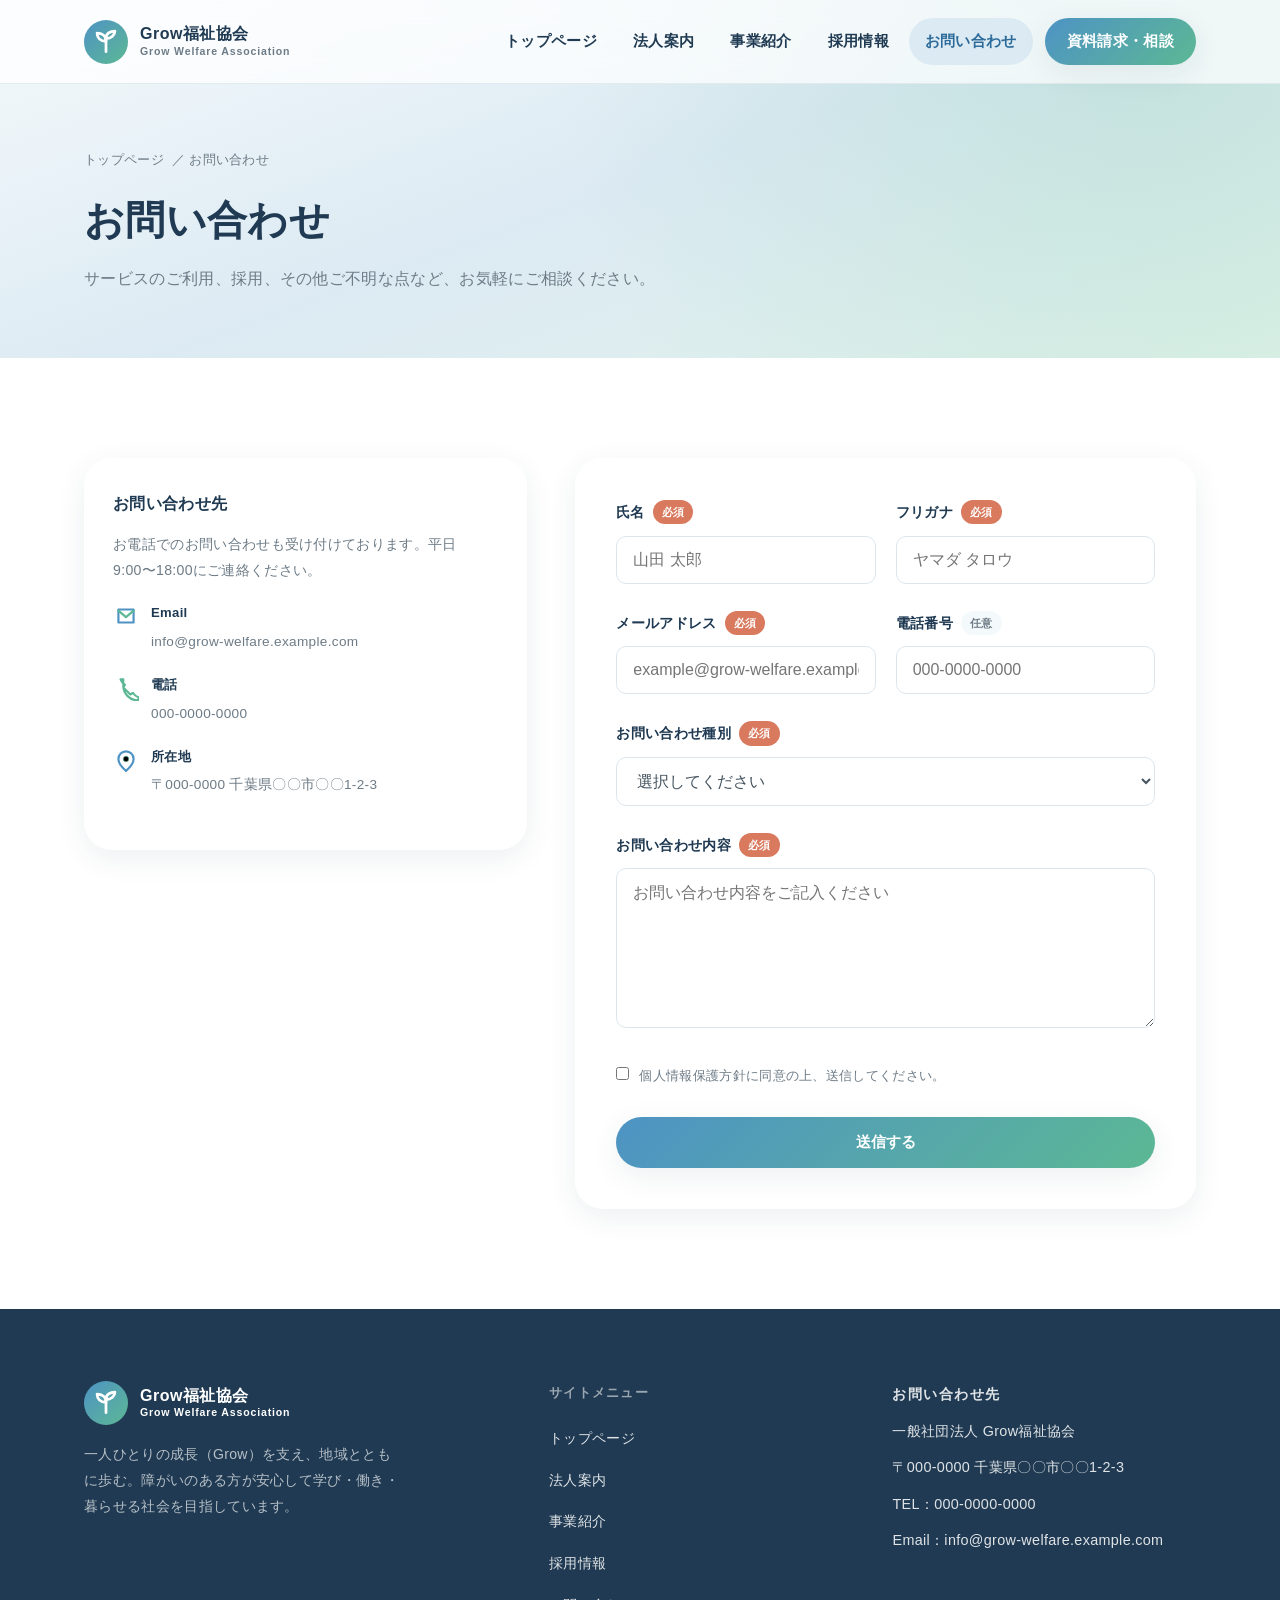
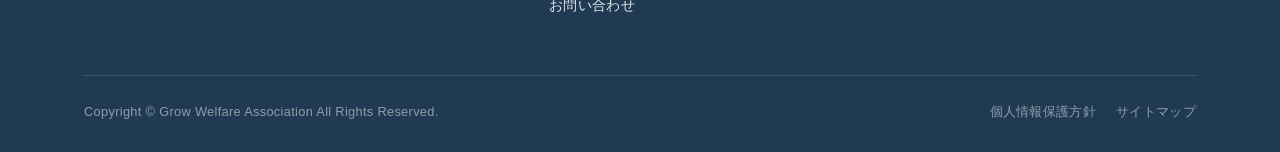
<file: contact.html>
<!DOCTYPE html>
<html lang="ja">
<head>
<meta charset="UTF-8">
<meta name="viewport" content="width=device-width, initial-scale=1.0">
<title>お問い合わせ｜一般社団法人 Grow福祉協会</title>
<meta name="description" content="一般社団法人Grow福祉協会へのお問い合わせはこちらから。サービスのご利用や採用に関するご質問など、お気軽にご連絡ください。">
<meta name="keywords" content="Grow福祉協会,お問い合わせ,相談,見学予約,採用問い合わせ">
<meta name="author" content="一般社団法人 Grow福祉協会">
<link rel="canonical" href="./contact.html">

<meta property="og:type" content="website">
<meta property="og:title" content="お問い合わせ｜一般社団法人 Grow福祉協会">
<meta property="og:description" content="サービスのご利用や採用に関するご質問など、お気軽にご連絡ください。">
<meta property="og:image" content="./images/ogp-image.svg">
<meta property="og:url" content="./contact.html">
<meta property="og:site_name" content="一般社団法人 Grow福祉協会">
<meta property="og:locale" content="ja_JP">
<meta name="twitter:card" content="summary_large_image">

<link rel="icon" type="image/svg+xml" href="./favicon.svg">
<link rel="alternate icon" href="./favicon.svg">
<link rel="stylesheet" href="./style.css">
</head>
<body>

<a href="#main" class="skip-link">メインコンテンツへスキップ</a>

<header class="site-header">
  <div class="header-inner">
    <a href="./index.html" class="logo" aria-label="Grow福祉協会 トップページへ">
      <svg class="logo-mark" viewBox="0 0 64 64" aria-hidden="true">
        <defs>
          <linearGradient id="logoGrad" x1="0" y1="0" x2="1" y2="1">
            <stop offset="0" stop-color="#4e93c4"/>
            <stop offset="1" stop-color="#5cb894"/>
          </linearGradient>
        </defs>
        <circle cx="32" cy="32" r="32" fill="url(#logoGrad)"/>
        <path d="M32 46 V24" fill="none" stroke="#ffffff" stroke-width="4" stroke-linecap="round"/>
        <path d="M32 30c0-7 -6-11-13-11 0 7 5 12 13 12" fill="none" stroke="#ffffff" stroke-width="4" stroke-linecap="round" stroke-linejoin="round"/>
        <path d="M32 26c0-6 6-10 13-10 0 6 -5 11 -13 11" fill="none" stroke="#ffffff" stroke-width="4" stroke-linecap="round" stroke-linejoin="round"/>
      </svg>
      <span class="logo-text">
        <span class="ja">Grow福祉協会</span>
        <span class="en">Grow Welfare Association</span>
      </span>
    </a>
    <nav class="global-nav" aria-label="グローバルナビゲーション">
      <a href="./index.html">トップページ</a>
      <a href="./about.html">法人案内</a>
      <a href="./services.html">事業紹介</a>
      <a href="./recruit.html">採用情報</a>
      <a href="./contact.html" aria-current="page">お問い合わせ</a>
      <a href="./contact.html" class="nav-cta">資料請求・相談</a>
    </nav>
    <button class="hamburger" aria-label="メニューを開く" aria-expanded="false" aria-controls="global-nav">
      <span></span><span></span><span></span>
    </button>
  </div>
</header>
<div class="nav-overlay"></div>

<main id="main">

  <section class="page-hero">
    <div class="container">
      <p class="breadcrumb"><a href="./index.html">トップページ</a> ／ お問い合わせ</p>
      <h1 class="reveal">お問い合わせ</h1>
      <p class="lead reveal">サービスのご利用、採用、その他ご不明な点など、お気軽にご相談ください。</p>
    </div>
  </section>

  <section>
    <div class="container">
      <div class="contact-layout">

        <aside class="card contact-info-card reveal-left">
          <h3>お問い合わせ先</h3>
          <p>お電話でのお問い合わせも受け付けております。平日9:00〜18:00にご連絡ください。</p>

          <div class="contact-info-row">
            <svg class="sprout-icon" viewBox="0 0 48 48" aria-hidden="true"><path d="M10 12h28v24H10z" stroke="#4e93c4"/><path d="M10 14l14 12 14-12" stroke="#5cb894"/></svg>
            <div>
              <strong>Email</strong>
              <span>info@grow-welfare.example.com</span>
            </div>
          </div>
          <div class="contact-info-row">
            <svg class="sprout-icon" viewBox="0 0 48 48" aria-hidden="true"><path d="M14 8c2 6 4 8 8 10l-3 5c5 5 8 8 13 13l5-3c2 4 4 6 10 8v6c-16 0-28-12-28-28V8z" stroke="#5cb894"/></svg>
            <div>
              <strong>電話</strong>
              <span>000-0000-0000</span>
            </div>
          </div>
          <div class="contact-info-row">
            <svg class="sprout-icon" viewBox="0 0 48 48" aria-hidden="true"><path d="M24 44s14-12 14-22a14 14 0 10-28 0c0 10 14 22 14 22z" stroke="#4e93c4"/><circle cx="24" cy="22" r="5" stroke="#5cb894"/></svg>
            <div>
              <strong>所在地</strong>
              <span>〒000-0000 千葉県〇〇市〇〇1-2-3</span>
            </div>
          </div>
        </aside>

        <div class="card contact-form-card reveal-right">
          <form id="contact-form" novalidate>

            <div class="form-row">
              <div class="form-group">
                <label for="name">氏名 <span class="required-tag">必須</span></label>
                <input type="text" id="name" name="name" autocomplete="name" placeholder="山田 太郎">
                <p class="error-message" role="alert"></p>
              </div>
              <div class="form-group">
                <label for="kana">フリガナ <span class="required-tag">必須</span></label>
                <input type="text" id="kana" name="kana" autocomplete="off" placeholder="ヤマダ タロウ">
                <p class="error-message" role="alert"></p>
              </div>
            </div>

            <div class="form-row">
              <div class="form-group">
                <label for="email">メールアドレス <span class="required-tag">必須</span></label>
                <input type="email" id="email" name="email" autocomplete="email" placeholder="example@grow-welfare.example.com">
                <p class="error-message" role="alert"></p>
              </div>
              <div class="form-group">
                <label for="tel">電話番号 <span class="optional-tag">任意</span></label>
                <input type="tel" id="tel" name="tel" autocomplete="tel" placeholder="000-0000-0000">
                <p class="error-message" role="alert"></p>
              </div>
            </div>

            <div class="form-group">
              <label for="category">お問い合わせ種別 <span class="required-tag">必須</span></label>
              <select id="category" name="category">
                <option value="">選択してください</option>
                <option value="service">サービス利用について</option>
                <option value="recruit">採用について</option>
                <option value="visit">見学・体験について</option>
                <option value="other">その他</option>
              </select>
              <p class="error-message" role="alert"></p>
            </div>

            <div class="form-group">
              <label for="message">お問い合わせ内容 <span class="required-tag">必須</span></label>
              <textarea id="message" name="message" placeholder="お問い合わせ内容をご記入ください"></textarea>
              <p class="error-message" role="alert"></p>
            </div>

            <label class="form-privacy">
              <input type="checkbox" required>
              <span><a href="#">個人情報保護方針</a>に同意の上、送信してください。</span>
            </label>

            <button type="submit" class="btn btn-primary form-submit">送信する</button>

            <div id="form-status" class="form-status" role="status" aria-live="polite">
              <svg width="20" height="20" viewBox="0 0 24 24" fill="none" aria-hidden="true"><path d="M20 6L9 17l-5-5" stroke="currentColor" stroke-width="2.4" stroke-linecap="round" stroke-linejoin="round"/></svg>
              <span></span>
            </div>
          </form>
        </div>

      </div>
    </div>
  </section>

</main>

<footer class="site-footer">
  <div class="container">
    <div class="footer-grid">
      <div class="footer-brand">
        <a href="./index.html" class="logo" aria-label="Grow福祉協会 トップページへ">
          <svg class="logo-mark" viewBox="0 0 64 64" aria-hidden="true">
            <circle cx="32" cy="32" r="32" fill="url(#logoGrad)"/>
            <path d="M32 46 V24" fill="none" stroke="#ffffff" stroke-width="4" stroke-linecap="round"/>
            <path d="M32 30c0-7 -6-11-13-11 0 7 5 12 13 12" fill="none" stroke="#ffffff" stroke-width="4" stroke-linecap="round" stroke-linejoin="round"/>
            <path d="M32 26c0-6 6-10 13-10 0 6 -5 11 -13 11" fill="none" stroke="#ffffff" stroke-width="4" stroke-linecap="round" stroke-linejoin="round"/>
          </svg>
          <span class="logo-text">
            <span class="ja">Grow福祉協会</span>
            <span class="en">Grow Welfare Association</span>
          </span>
        </a>
        <p>一人ひとりの成長（Grow）を支え、地域とともに歩む。障がいのある方が安心して学び・働き・暮らせる社会を目指しています。</p>
      </div>
      <div>
        <p class="footer-heading">サイトメニュー</p>
        <ul class="footer-links">
          <li><a href="./index.html">トップページ</a></li>
          <li><a href="./about.html">法人案内</a></li>
          <li><a href="./services.html">事業紹介</a></li>
          <li><a href="./recruit.html">採用情報</a></li>
          <li><a href="./contact.html">お問い合わせ</a></li>
        </ul>
      </div>
      <div class="footer-contact">
        <p class="footer-heading">お問い合わせ先</p>
        <p>一般社団法人 Grow福祉協会</p>
        <p>〒000-0000 千葉県〇〇市〇〇1-2-3</p>
        <p>TEL：000-0000-0000</p>
        <p>Email：info@grow-welfare.example.com</p>
      </div>
    </div>
    <div class="footer-bottom">
      <p>Copyright &copy; Grow Welfare Association All Rights Reserved.</p>
      <nav aria-label="フッターサブナビゲーション">
        <a href="#">個人情報保護方針</a>
        <a href="#">サイトマップ</a>
      </nav>
    </div>
  </div>
</footer>

<button class="to-top" aria-label="ページの先頭へ戻る">
  <svg width="18" height="18" viewBox="0 0 24 24" fill="none" aria-hidden="true">
    <path d="M12 19V5M5 12l7-7 7 7" stroke="currentColor" stroke-width="2.4" stroke-linecap="round" stroke-linejoin="round"/>
  </svg>
</button>

<script src="./script.js"></script>
</body>
</html>
</file>
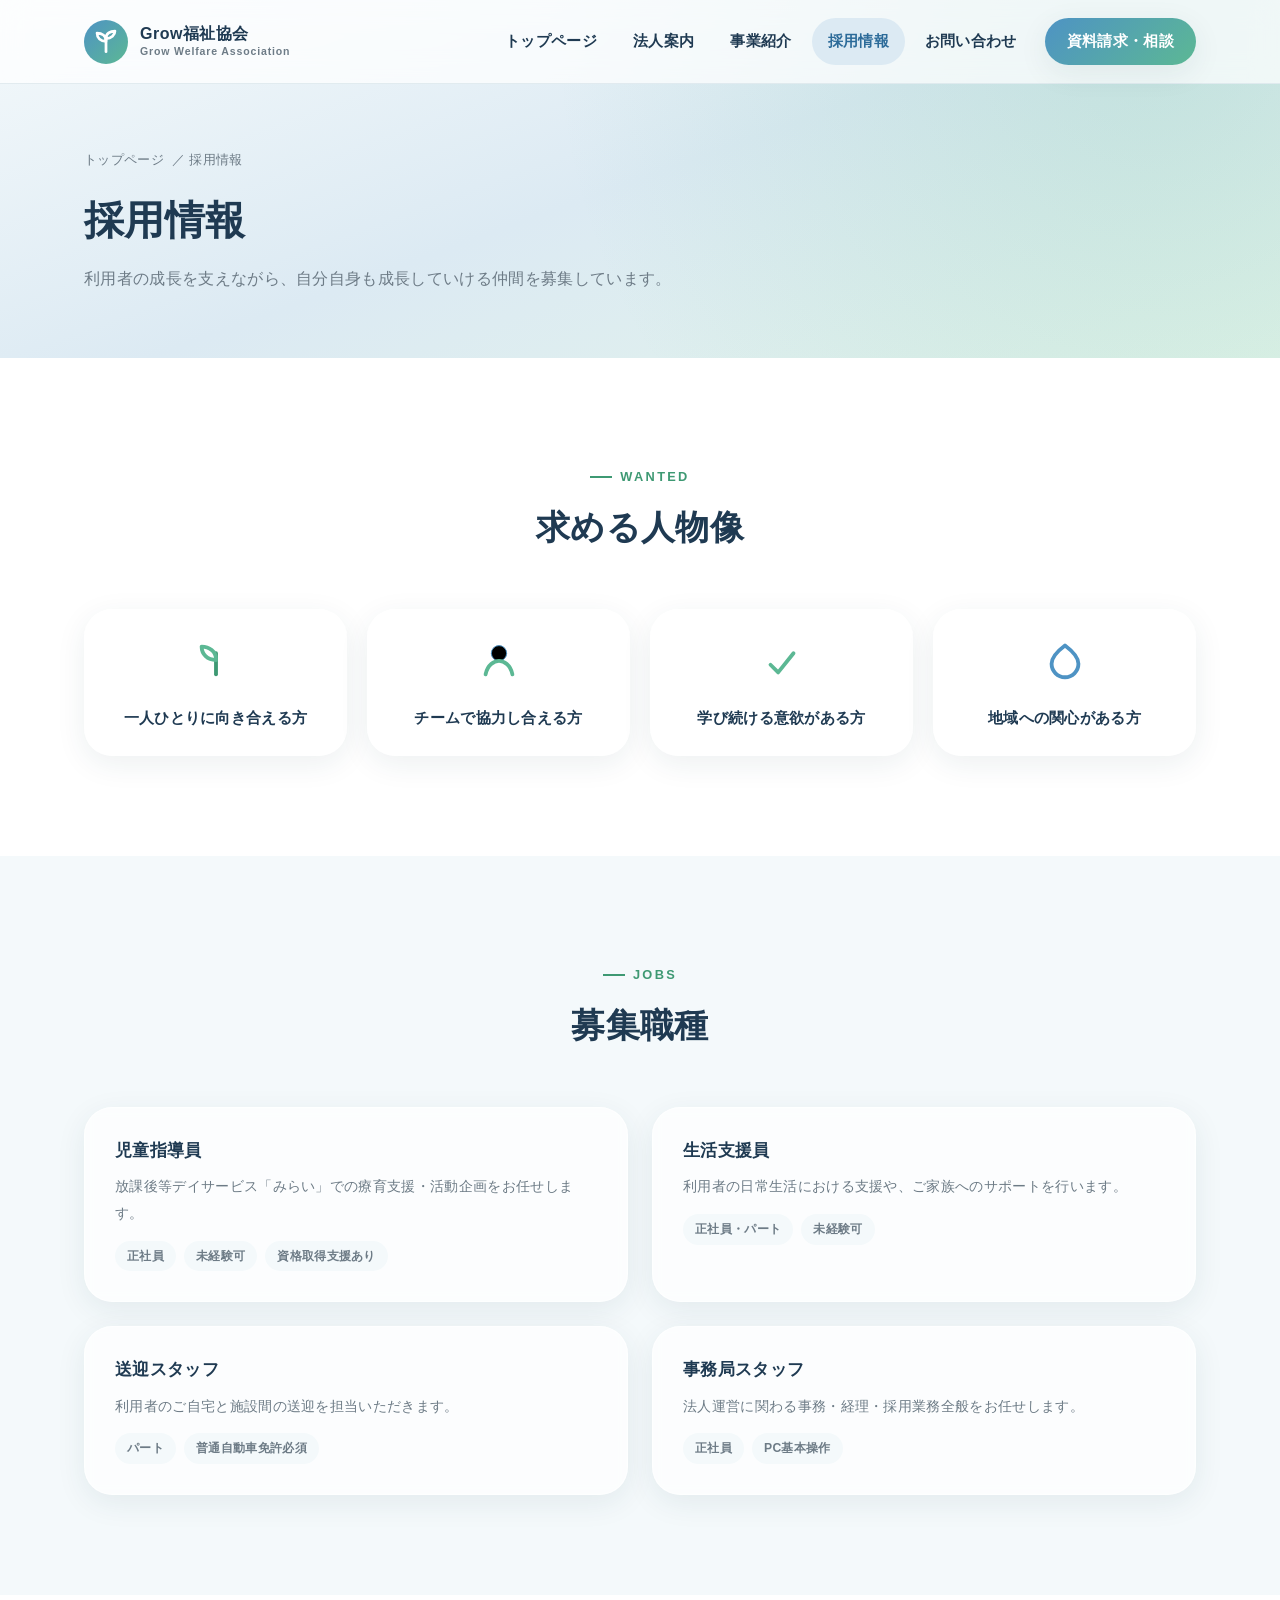
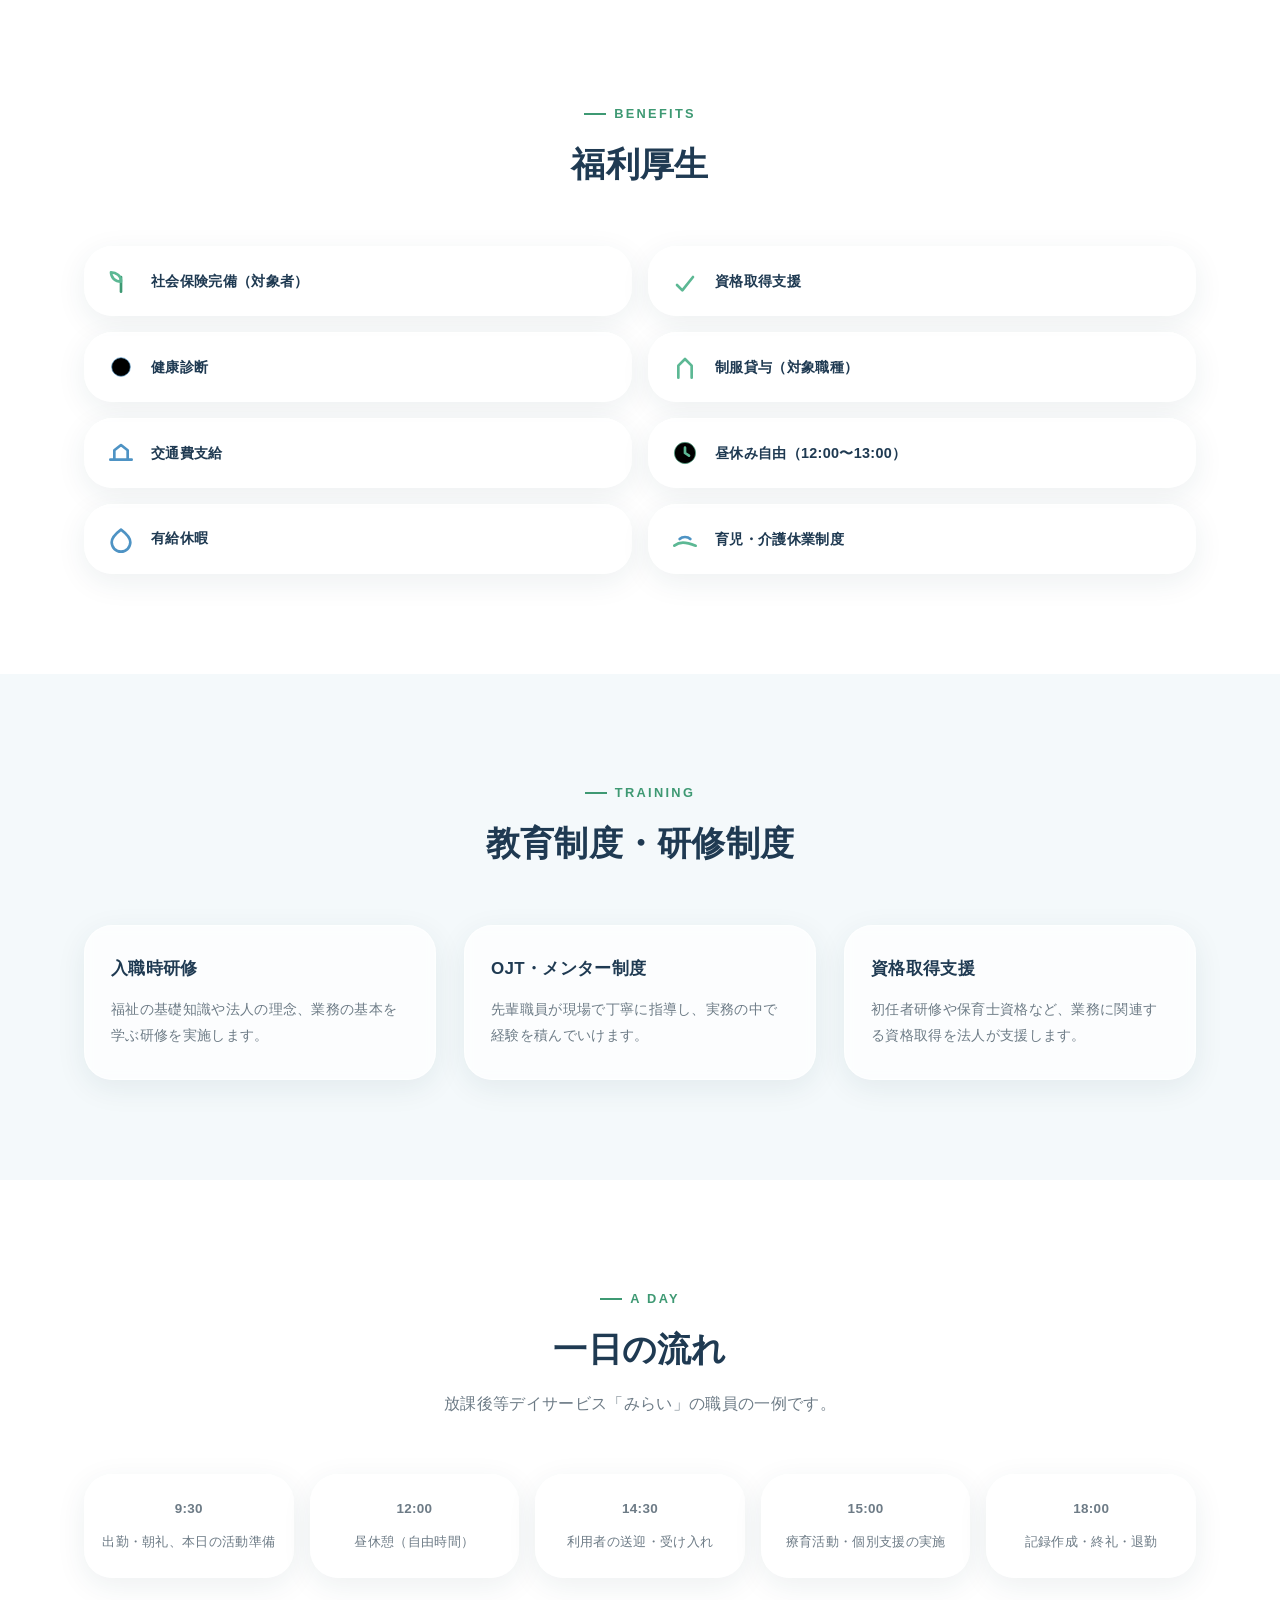
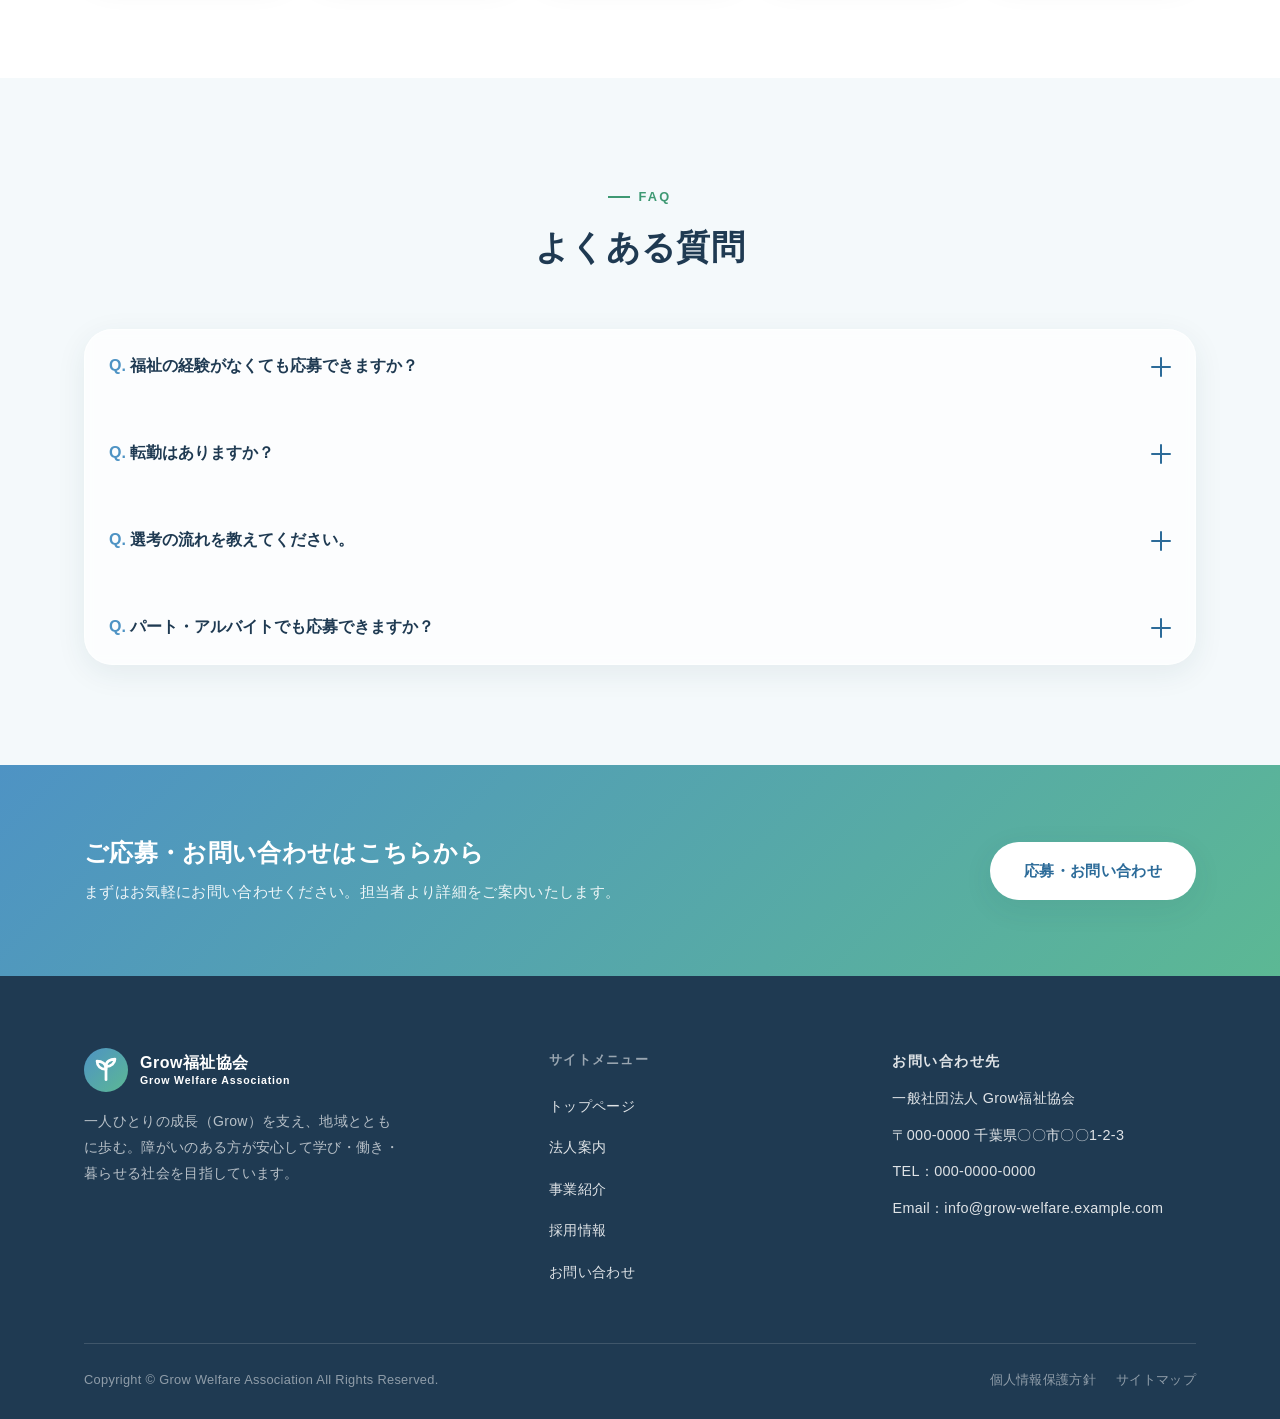
<file: recruit.html>
<!DOCTYPE html>
<html lang="ja">
<head>
<meta charset="UTF-8">
<meta name="viewport" content="width=device-width, initial-scale=1.0">
<title>採用情報｜一般社団法人 Grow福祉協会</title>
<meta name="description" content="Grow福祉協会の採用情報。求める人物像、募集職種、福利厚生、教育・研修制度、一日の流れ、よくある質問をご紹介します。">
<meta name="keywords" content="Grow福祉協会,採用情報,求人,児童指導員,生活支援員,福祉職,中途採用">
<meta name="author" content="一般社団法人 Grow福祉協会">
<link rel="canonical" href="./recruit.html">

<meta property="og:type" content="website">
<meta property="og:title" content="採用情報｜一般社団法人 Grow福祉協会">
<meta property="og:description" content="求める人物像、募集職種、福利厚生、教育・研修制度をご紹介します。">
<meta property="og:image" content="./images/ogp-image.svg">
<meta property="og:url" content="./recruit.html">
<meta property="og:site_name" content="一般社団法人 Grow福祉協会">
<meta property="og:locale" content="ja_JP">
<meta name="twitter:card" content="summary_large_image">

<link rel="icon" type="image/svg+xml" href="./favicon.svg">
<link rel="alternate icon" href="./favicon.svg">
<link rel="stylesheet" href="./style.css">
</head>
<body>

<a href="#main" class="skip-link">メインコンテンツへスキップ</a>

<header class="site-header">
  <div class="header-inner">
    <a href="./index.html" class="logo" aria-label="Grow福祉協会 トップページへ">
      <svg class="logo-mark" viewBox="0 0 64 64" aria-hidden="true">
        <defs>
          <linearGradient id="logoGrad" x1="0" y1="0" x2="1" y2="1">
            <stop offset="0" stop-color="#4e93c4"/>
            <stop offset="1" stop-color="#5cb894"/>
          </linearGradient>
        </defs>
        <circle cx="32" cy="32" r="32" fill="url(#logoGrad)"/>
        <path d="M32 46 V24" fill="none" stroke="#ffffff" stroke-width="4" stroke-linecap="round"/>
        <path d="M32 30c0-7 -6-11-13-11 0 7 5 12 13 12" fill="none" stroke="#ffffff" stroke-width="4" stroke-linecap="round" stroke-linejoin="round"/>
        <path d="M32 26c0-6 6-10 13-10 0 6 -5 11 -13 11" fill="none" stroke="#ffffff" stroke-width="4" stroke-linecap="round" stroke-linejoin="round"/>
      </svg>
      <span class="logo-text">
        <span class="ja">Grow福祉協会</span>
        <span class="en">Grow Welfare Association</span>
      </span>
    </a>
    <nav class="global-nav" aria-label="グローバルナビゲーション">
      <a href="./index.html">トップページ</a>
      <a href="./about.html">法人案内</a>
      <a href="./services.html">事業紹介</a>
      <a href="./recruit.html" aria-current="page">採用情報</a>
      <a href="./contact.html">お問い合わせ</a>
      <a href="./contact.html" class="nav-cta">資料請求・相談</a>
    </nav>
    <button class="hamburger" aria-label="メニューを開く" aria-expanded="false" aria-controls="global-nav">
      <span></span><span></span><span></span>
    </button>
  </div>
</header>
<div class="nav-overlay"></div>

<main id="main">

  <section class="page-hero">
    <div class="container">
      <p class="breadcrumb"><a href="./index.html">トップページ</a> ／ 採用情報</p>
      <h1 class="reveal">採用情報</h1>
      <p class="lead reveal">利用者の成長を支えながら、自分自身も成長していける仲間を募集しています。</p>
    </div>
  </section>

  <!-- 求める人物像 -->
  <section>
    <div class="container">
      <div class="section-head reveal">
        <p class="section-eyebrow">WANTED</p>
        <h2 class="section-title">求める人物像</h2>
      </div>
      <div class="value-grid reveal-stagger">
        <div class="card value-card">
          <svg class="sprout-icon" viewBox="0 0 48 48" aria-hidden="true">
            <path d="M24 40V18" stroke="#3e9973"/>
            <path d="M24 24c0-8-7-13-15-13 0 8 6 14 15 14" stroke="#5cb894"/>
          </svg>
          <h3>一人ひとりに向き合える方</h3>
        </div>
        <div class="card value-card">
          <svg class="sprout-icon" viewBox="0 0 48 48" aria-hidden="true">
            <circle cx="24" cy="18" r="8" stroke="#4e93c4"/>
            <path d="M10 40c2-10 9-14 14-14s12 4 14 14" stroke="#5cb894"/>
          </svg>
          <h3>チームで協力し合える方</h3>
        </div>
        <div class="card value-card">
          <svg class="sprout-icon" viewBox="0 0 48 48" aria-hidden="true">
            <path d="M12 30l8 8 16-20" stroke="#5cb894"/>
          </svg>
          <h3>学び続ける意欲がある方</h3>
        </div>
        <div class="card value-card">
          <svg class="sprout-icon" viewBox="0 0 48 48" aria-hidden="true">
            <path d="M24 10c-8 6-14 12-14 19a14 14 0 0028 0c0-7-6-13-14-19z" stroke="#4e93c4"/>
          </svg>
          <h3>地域への関心がある方</h3>
        </div>
      </div>
    </div>
  </section>

  <!-- 募集職種 -->
  <section class="section-mist">
    <div class="container">
      <div class="section-head reveal">
        <p class="section-eyebrow">JOBS</p>
        <h2 class="section-title">募集職種</h2>
      </div>
      <div class="job-grid reveal-stagger">
        <div class="card job-card">
          <h3>児童指導員</h3>
          <p style="font-size:0.9rem; color:var(--color-ink-soft);">放課後等デイサービス「みらい」での療育支援・活動企画をお任せします。</p>
          <div class="job-meta">
            <span>正社員</span>
            <span>未経験可</span>
            <span>資格取得支援あり</span>
          </div>
        </div>
        <div class="card job-card">
          <h3>生活支援員</h3>
          <p style="font-size:0.9rem; color:var(--color-ink-soft);">利用者の日常生活における支援や、ご家族へのサポートを行います。</p>
          <div class="job-meta">
            <span>正社員・パート</span>
            <span>未経験可</span>
          </div>
        </div>
        <div class="card job-card">
          <h3>送迎スタッフ</h3>
          <p style="font-size:0.9rem; color:var(--color-ink-soft);">利用者のご自宅と施設間の送迎を担当いただきます。</p>
          <div class="job-meta">
            <span>パート</span>
            <span>普通自動車免許必須</span>
          </div>
        </div>
        <div class="card job-card">
          <h3>事務局スタッフ</h3>
          <p style="font-size:0.9rem; color:var(--color-ink-soft);">法人運営に関わる事務・経理・採用業務全般をお任せします。</p>
          <div class="job-meta">
            <span>正社員</span>
            <span>PC基本操作</span>
          </div>
        </div>
      </div>
    </div>
  </section>

  <!-- 福利厚生 -->
  <section>
    <div class="container">
      <div class="section-head reveal">
        <p class="section-eyebrow">BENEFITS</p>
        <h2 class="section-title">福利厚生</h2>
      </div>
      <div class="benefit-list reveal-stagger">
        <div class="card benefit-item">
          <svg class="sprout-icon" viewBox="0 0 48 48" aria-hidden="true"><path d="M24 40V18" stroke="#3e9973"/><path d="M24 24c0-8-7-13-15-13 0 8 6 14 15 14" stroke="#5cb894"/></svg>
          <span>社会保険完備（対象者）</span>
        </div>
        <div class="card benefit-item">
          <svg class="sprout-icon" viewBox="0 0 48 48" aria-hidden="true"><path d="M12 30l8 8 16-20" stroke="#5cb894"/></svg>
          <span>資格取得支援</span>
        </div>
        <div class="card benefit-item">
          <svg class="sprout-icon" viewBox="0 0 48 48" aria-hidden="true"><circle cx="24" cy="24" r="14" stroke="#4e93c4"/></svg>
          <span>健康診断</span>
        </div>
        <div class="card benefit-item">
          <svg class="sprout-icon" viewBox="0 0 48 48" aria-hidden="true"><path d="M14 40V22l10-10 10 10v18" stroke="#5cb894"/></svg>
          <span>制服貸与（対象職種）</span>
        </div>
        <div class="card benefit-item">
          <svg class="sprout-icon" viewBox="0 0 48 48" aria-hidden="true"><path d="M8 34h32M14 34V20l10-8 10 8v14" stroke="#4e93c4"/></svg>
          <span>交通費支給</span>
        </div>
        <div class="card benefit-item">
          <svg class="sprout-icon" viewBox="0 0 48 48" aria-hidden="true"><circle cx="24" cy="24" r="16" stroke="#5cb894"/><path d="M24 16v8l6 4" stroke="#5cb894"/></svg>
          <span>昼休み自由（12:00〜13:00）</span>
        </div>
        <div class="card benefit-item">
          <svg class="sprout-icon" viewBox="0 0 48 48" aria-hidden="true"><path d="M24 10c-8 6-14 12-14 19a14 14 0 0028 0c0-7-6-13-14-19z" stroke="#4e93c4"/></svg>
          <span>有給休暇</span>
        </div>
        <div class="card benefit-item">
          <svg class="sprout-icon" viewBox="0 0 48 48" aria-hidden="true"><path d="M8 34c8-6 16-6 32 0" stroke="#5cb894"/><path d="M16 24c4-4 12-4 16 0" stroke="#4e93c4"/></svg>
          <span>育児・介護休業制度</span>
        </div>
      </div>
    </div>
  </section>

  <!-- 教育・研修制度 -->
  <section class="section-mist">
    <div class="container">
      <div class="section-head reveal">
        <p class="section-eyebrow">TRAINING</p>
        <h2 class="section-title">教育制度・研修制度</h2>
      </div>
      <div class="card-grid reveal-stagger" style="grid-template-columns:repeat(3,1fr);">
        <div class="card info-card">
          <h3>入職時研修</h3>
          <p>福祉の基礎知識や法人の理念、業務の基本を学ぶ研修を実施します。</p>
        </div>
        <div class="card info-card">
          <h3>OJT・メンター制度</h3>
          <p>先輩職員が現場で丁寧に指導し、実務の中で経験を積んでいけます。</p>
        </div>
        <div class="card info-card">
          <h3>資格取得支援</h3>
          <p>初任者研修や保育士資格など、業務に関連する資格取得を法人が支援します。</p>
        </div>
      </div>
    </div>
  </section>

  <!-- 一日の流れ -->
  <section>
    <div class="container">
      <div class="section-head reveal">
        <p class="section-eyebrow">A DAY</p>
        <h2 class="section-title">一日の流れ</h2>
        <p class="section-lead">放課後等デイサービス「みらい」の職員の一例です。</p>
      </div>
      <div class="flow-timeline reveal-stagger">
        <div class="card flow-step">
          <p class="flow-time">9:30</p>
          <p>出勤・朝礼、本日の活動準備</p>
        </div>
        <div class="card flow-step">
          <p class="flow-time">12:00</p>
          <p>昼休憩（自由時間）</p>
        </div>
        <div class="card flow-step">
          <p class="flow-time">14:30</p>
          <p>利用者の送迎・受け入れ</p>
        </div>
        <div class="card flow-step">
          <p class="flow-time">15:00</p>
          <p>療育活動・個別支援の実施</p>
        </div>
        <div class="card flow-step">
          <p class="flow-time">18:00</p>
          <p>記録作成・終礼・退勤</p>
        </div>
      </div>
    </div>
  </section>

  <!-- よくある質問 -->
  <section class="section-mist">
    <div class="container">
      <div class="section-head reveal">
        <p class="section-eyebrow">FAQ</p>
        <h2 class="section-title">よくある質問</h2>
      </div>
      <div class="card faq-list reveal">
        <div class="faq-item">
          <button class="faq-question" aria-expanded="false">
            <span><span class="q-mark">Q.</span> 福祉の経験がなくても応募できますか？</span>
            <span class="faq-icon" aria-hidden="true"></span>
          </button>
          <div class="faq-answer">
            <p>はい、未経験の方も多数活躍しています。入職時研修やOJTを通じて、基礎から丁寧にお伝えします。</p>
          </div>
        </div>
        <div class="faq-item">
          <button class="faq-question" aria-expanded="false">
            <span><span class="q-mark">Q.</span> 転勤はありますか？</span>
            <span class="faq-icon" aria-hidden="true"></span>
          </button>
          <div class="faq-answer">
            <p>現在は単一の事業所での勤務となるため、転勤はありません。</p>
          </div>
        </div>
        <div class="faq-item">
          <button class="faq-question" aria-expanded="false">
            <span><span class="q-mark">Q.</span> 選考の流れを教えてください。</span>
            <span class="faq-icon" aria-hidden="true"></span>
          </button>
          <div class="faq-answer">
            <p>応募フォームからのエントリー後、書類選考・面談を経て採用可否をご案内します。</p>
          </div>
        </div>
        <div class="faq-item">
          <button class="faq-question" aria-expanded="false">
            <span><span class="q-mark">Q.</span> パート・アルバイトでも応募できますか？</span>
            <span class="faq-icon" aria-hidden="true"></span>
          </button>
          <div class="faq-answer">
            <p>職種によってはパート・アルバイトも募集しています。募集職種欄をご確認のうえご応募ください。</p>
          </div>
        </div>
      </div>
    </div>
  </section>

  <!-- 応募CTA -->
  <section class="cta-band">
    <div class="container cta-band-inner">
      <div class="reveal">
        <h2>ご応募・お問い合わせはこちらから</h2>
        <p>まずはお気軽にお問い合わせください。担当者より詳細をご案内いたします。</p>
      </div>
      <a href="./contact.html" class="btn btn-primary reveal">応募・お問い合わせ</a>
    </div>
  </section>

</main>

<footer class="site-footer">
  <div class="container">
    <div class="footer-grid">
      <div class="footer-brand">
        <a href="./index.html" class="logo" aria-label="Grow福祉協会 トップページへ">
          <svg class="logo-mark" viewBox="0 0 64 64" aria-hidden="true">
            <circle cx="32" cy="32" r="32" fill="url(#logoGrad)"/>
            <path d="M32 46 V24" fill="none" stroke="#ffffff" stroke-width="4" stroke-linecap="round"/>
            <path d="M32 30c0-7 -6-11-13-11 0 7 5 12 13 12" fill="none" stroke="#ffffff" stroke-width="4" stroke-linecap="round" stroke-linejoin="round"/>
            <path d="M32 26c0-6 6-10 13-10 0 6 -5 11 -13 11" fill="none" stroke="#ffffff" stroke-width="4" stroke-linecap="round" stroke-linejoin="round"/>
          </svg>
          <span class="logo-text">
            <span class="ja">Grow福祉協会</span>
            <span class="en">Grow Welfare Association</span>
          </span>
        </a>
        <p>一人ひとりの成長（Grow）を支え、地域とともに歩む。障がいのある方が安心して学び・働き・暮らせる社会を目指しています。</p>
      </div>
      <div>
        <p class="footer-heading">サイトメニュー</p>
        <ul class="footer-links">
          <li><a href="./index.html">トップページ</a></li>
          <li><a href="./about.html">法人案内</a></li>
          <li><a href="./services.html">事業紹介</a></li>
          <li><a href="./recruit.html">採用情報</a></li>
          <li><a href="./contact.html">お問い合わせ</a></li>
        </ul>
      </div>
      <div class="footer-contact">
        <p class="footer-heading">お問い合わせ先</p>
        <p>一般社団法人 Grow福祉協会</p>
        <p>〒000-0000 千葉県〇〇市〇〇1-2-3</p>
        <p>TEL：000-0000-0000</p>
        <p>Email：info@grow-welfare.example.com</p>
      </div>
    </div>
    <div class="footer-bottom">
      <p>Copyright &copy; Grow Welfare Association All Rights Reserved.</p>
      <nav aria-label="フッターサブナビゲーション">
        <a href="#">個人情報保護方針</a>
        <a href="#">サイトマップ</a>
      </nav>
    </div>
  </div>
</footer>

<button class="to-top" aria-label="ページの先頭へ戻る">
  <svg width="18" height="18" viewBox="0 0 24 24" fill="none" aria-hidden="true">
    <path d="M12 19V5M5 12l7-7 7 7" stroke="currentColor" stroke-width="2.4" stroke-linecap="round" stroke-linejoin="round"/>
  </svg>
</button>

<script src="./script.js"></script>
</body>
</html>
</file>
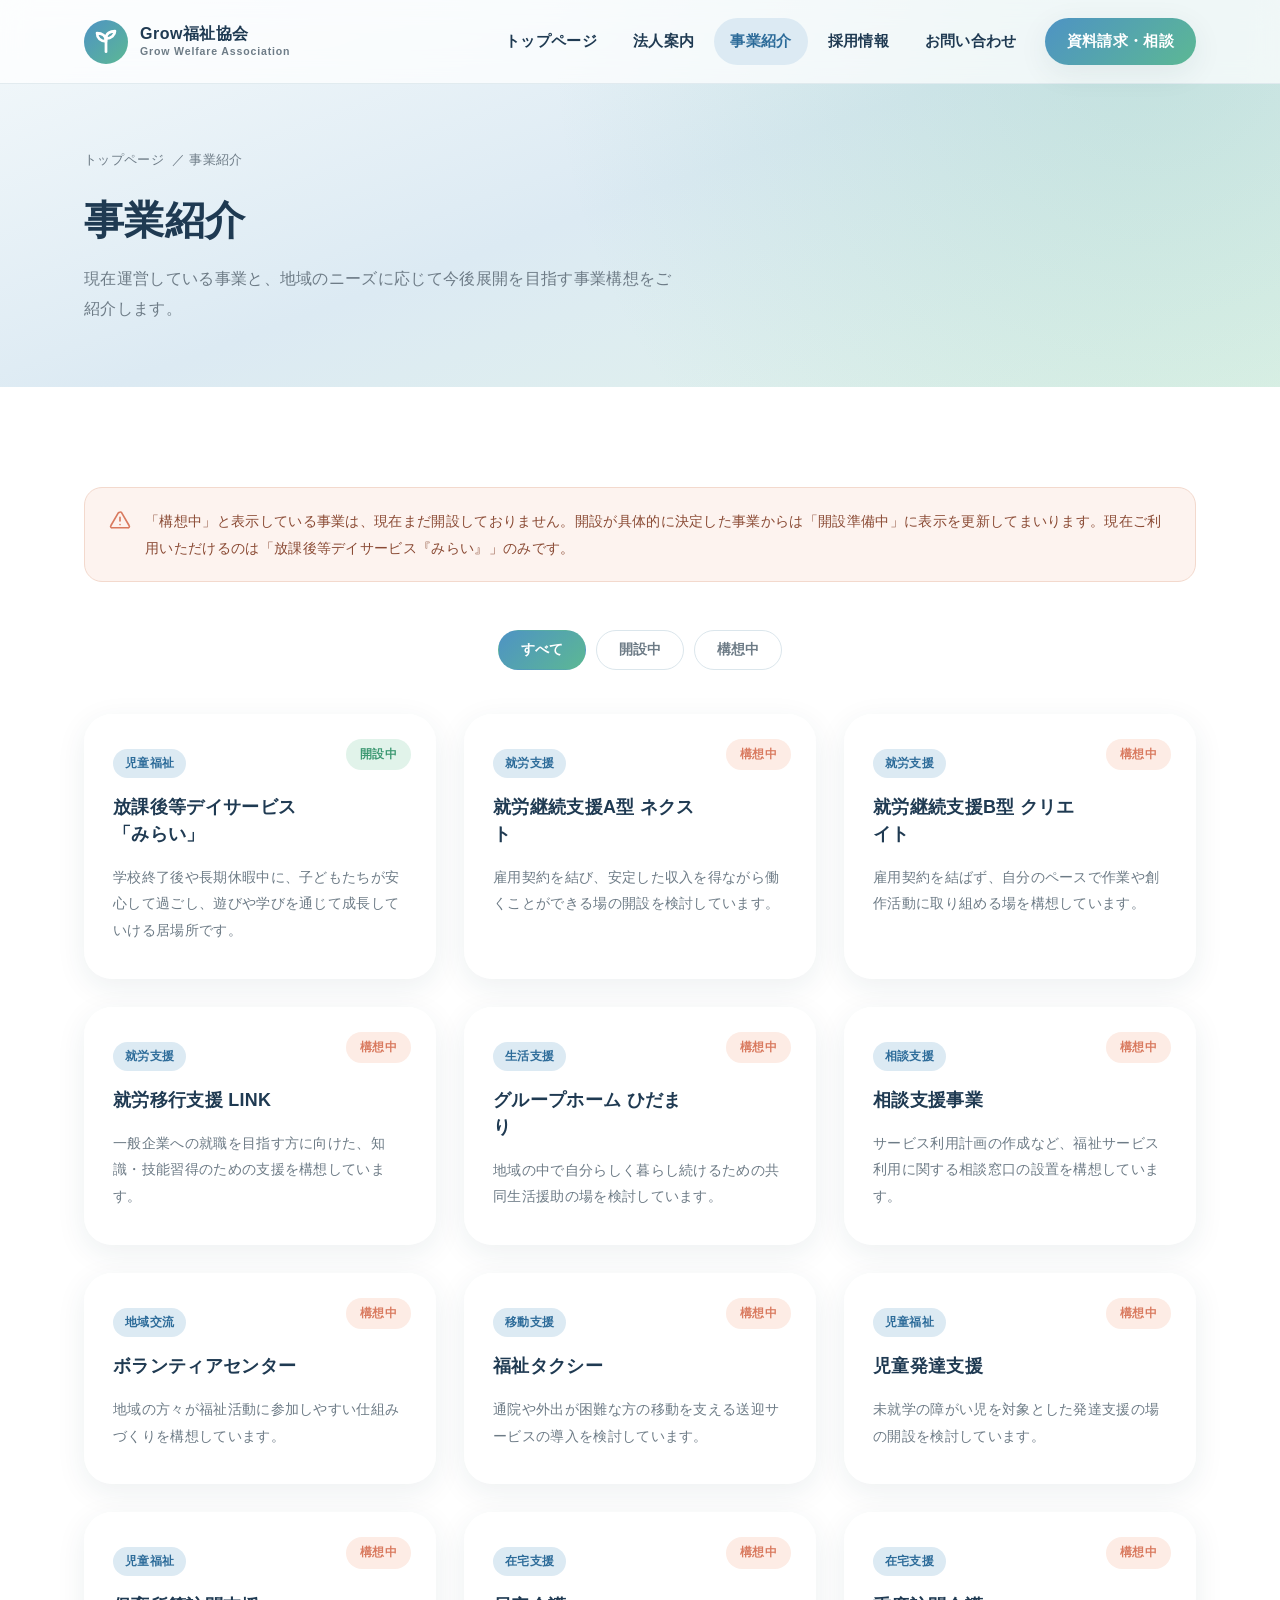
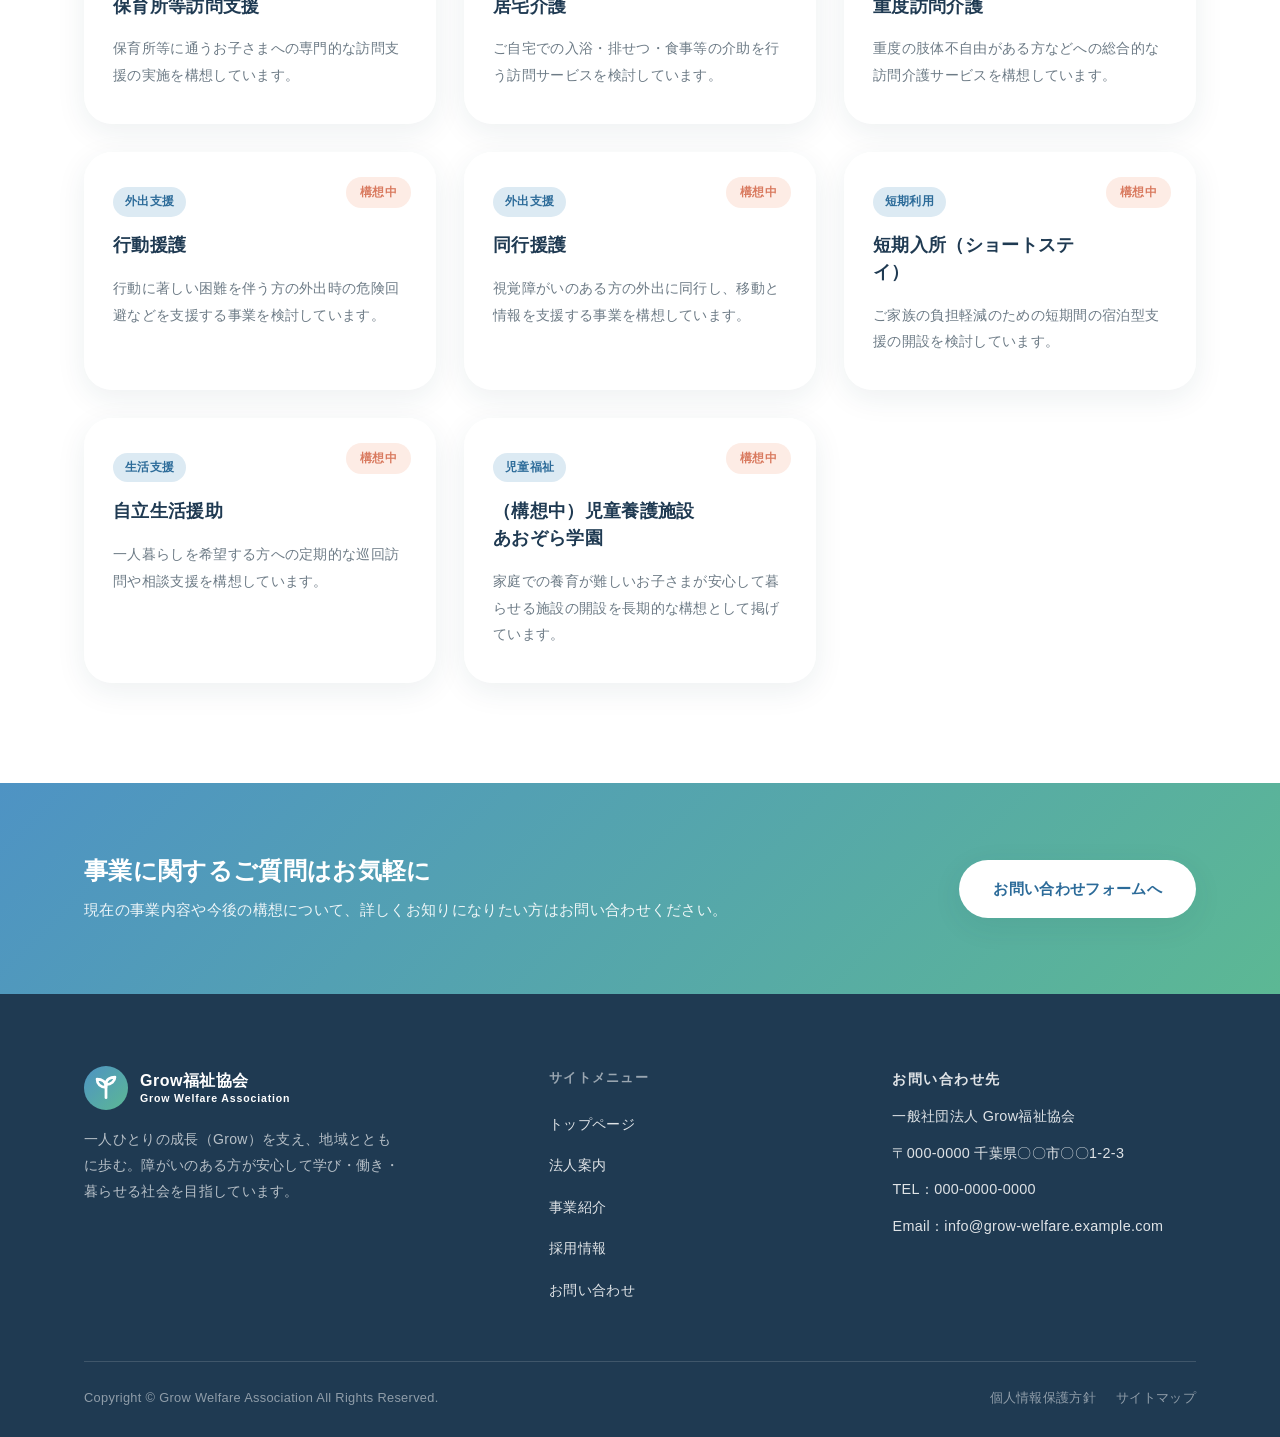
<file: services.html>
<!DOCTYPE html>
<html lang="ja">
<head>
<meta charset="UTF-8">
<meta name="viewport" content="width=device-width, initial-scale=1.0">
<title>事業紹介｜一般社団法人 Grow福祉協会</title>
<meta name="description" content="放課後等デイサービス「みらい」をはじめ、Grow福祉協会が現在行っている事業と、今後展開を目指す事業構想をご紹介します。">
<meta name="keywords" content="Grow福祉協会,事業紹介,放課後等デイサービス,みらい,就労継続支援,グループホーム,相談支援">
<meta name="author" content="一般社団法人 Grow福祉協会">
<link rel="canonical" href="./services.html">

<meta property="og:type" content="website">
<meta property="og:title" content="事業紹介｜一般社団法人 Grow福祉協会">
<meta property="og:description" content="現在の事業と、今後展開を目指す事業構想をご紹介します。">
<meta property="og:image" content="./images/ogp-image.svg">
<meta property="og:url" content="./services.html">
<meta property="og:site_name" content="一般社団法人 Grow福祉協会">
<meta property="og:locale" content="ja_JP">
<meta name="twitter:card" content="summary_large_image">

<link rel="icon" type="image/svg+xml" href="./favicon.svg">
<link rel="alternate icon" href="./favicon.svg">
<link rel="stylesheet" href="./style.css">
</head>
<body>

<a href="#main" class="skip-link">メインコンテンツへスキップ</a>

<header class="site-header">
  <div class="header-inner">
    <a href="./index.html" class="logo" aria-label="Grow福祉協会 トップページへ">
      <svg class="logo-mark" viewBox="0 0 64 64" aria-hidden="true">
        <defs>
          <linearGradient id="logoGrad" x1="0" y1="0" x2="1" y2="1">
            <stop offset="0" stop-color="#4e93c4"/>
            <stop offset="1" stop-color="#5cb894"/>
          </linearGradient>
        </defs>
        <circle cx="32" cy="32" r="32" fill="url(#logoGrad)"/>
        <path d="M32 46 V24" fill="none" stroke="#ffffff" stroke-width="4" stroke-linecap="round"/>
        <path d="M32 30c0-7 -6-11-13-11 0 7 5 12 13 12" fill="none" stroke="#ffffff" stroke-width="4" stroke-linecap="round" stroke-linejoin="round"/>
        <path d="M32 26c0-6 6-10 13-10 0 6 -5 11 -13 11" fill="none" stroke="#ffffff" stroke-width="4" stroke-linecap="round" stroke-linejoin="round"/>
      </svg>
      <span class="logo-text">
        <span class="ja">Grow福祉協会</span>
        <span class="en">Grow Welfare Association</span>
      </span>
    </a>
    <nav class="global-nav" aria-label="グローバルナビゲーション">
      <a href="./index.html">トップページ</a>
      <a href="./about.html">法人案内</a>
      <a href="./services.html" aria-current="page">事業紹介</a>
      <a href="./recruit.html">採用情報</a>
      <a href="./contact.html">お問い合わせ</a>
      <a href="./contact.html" class="nav-cta">資料請求・相談</a>
    </nav>
    <button class="hamburger" aria-label="メニューを開く" aria-expanded="false" aria-controls="global-nav">
      <span></span><span></span><span></span>
    </button>
  </div>
</header>
<div class="nav-overlay"></div>

<main id="main">

  <section class="page-hero">
    <div class="container">
      <p class="breadcrumb"><a href="./index.html">トップページ</a> ／ 事業紹介</p>
      <h1 class="reveal">事業紹介</h1>
      <p class="lead reveal">現在運営している事業と、地域のニーズに応じて今後展開を目指す事業構想をご紹介します。</p>
    </div>
  </section>

  <section>
    <div class="container">

      <div class="service-notice reveal">
        <svg width="22" height="22" viewBox="0 0 24 24" fill="none" style="flex-shrink:0; margin-top:1px;" aria-hidden="true">
          <path d="M12 9v4m0 4h.01M10.29 3.86l-8.18 14.18A1.5 1.5 0 003.5 20.5h17a1.5 1.5 0 001.4-2.46L13.71 3.86a1.5 1.5 0 00-2.42 0z" stroke="#d97a5f" stroke-width="1.8" stroke-linecap="round" stroke-linejoin="round"/>
        </svg>
        <p>「構想中」と表示している事業は、現在まだ開設しておりません。開設が具体的に決定した事業からは「開設準備中」に表示を更新してまいります。現在ご利用いただけるのは「放課後等デイサービス『みらい』」のみです。</p>
      </div>

      <div class="filter-tabs reveal">
        <button class="filter-tab is-active" data-filter="all">すべて</button>
        <button class="filter-tab" data-filter="active">開設中</button>
        <button class="filter-tab" data-filter="planning">構想中</button>
      </div>

      <div class="card-grid reveal-stagger" style="grid-template-columns:repeat(3,1fr);">

        <div class="card service-card" data-status="active">
          <span class="service-status status-active">開設中</span>
          <span class="service-tag">児童福祉</span>
          <h3>放課後等デイサービス「みらい」</h3>
          <p>学校終了後や長期休暇中に、子どもたちが安心して過ごし、遊びや学びを通じて成長していける居場所です。</p>
        </div>

        <div class="card service-card" data-status="planning">
          <span class="service-status status-planning">構想中</span>
          <span class="service-tag">就労支援</span>
          <h3>就労継続支援A型 ネクスト</h3>
          <p>雇用契約を結び、安定した収入を得ながら働くことができる場の開設を検討しています。</p>
        </div>

        <div class="card service-card" data-status="planning">
          <span class="service-status status-planning">構想中</span>
          <span class="service-tag">就労支援</span>
          <h3>就労継続支援B型 クリエイト</h3>
          <p>雇用契約を結ばず、自分のペースで作業や創作活動に取り組める場を構想しています。</p>
        </div>

        <div class="card service-card" data-status="planning">
          <span class="service-status status-planning">構想中</span>
          <span class="service-tag">就労支援</span>
          <h3>就労移行支援 LINK</h3>
          <p>一般企業への就職を目指す方に向けた、知識・技能習得のための支援を構想しています。</p>
        </div>

        <div class="card service-card" data-status="planning">
          <span class="service-status status-planning">構想中</span>
          <span class="service-tag">生活支援</span>
          <h3>グループホーム ひだまり</h3>
          <p>地域の中で自分らしく暮らし続けるための共同生活援助の場を検討しています。</p>
        </div>

        <div class="card service-card" data-status="planning">
          <span class="service-status status-planning">構想中</span>
          <span class="service-tag">相談支援</span>
          <h3>相談支援事業</h3>
          <p>サービス利用計画の作成など、福祉サービス利用に関する相談窓口の設置を構想しています。</p>
        </div>

        <div class="card service-card" data-status="planning">
          <span class="service-status status-planning">構想中</span>
          <span class="service-tag">地域交流</span>
          <h3>ボランティアセンター</h3>
          <p>地域の方々が福祉活動に参加しやすい仕組みづくりを構想しています。</p>
        </div>

        <div class="card service-card" data-status="planning">
          <span class="service-status status-planning">構想中</span>
          <span class="service-tag">移動支援</span>
          <h3>福祉タクシー</h3>
          <p>通院や外出が困難な方の移動を支える送迎サービスの導入を検討しています。</p>
        </div>

        <div class="card service-card" data-status="planning">
          <span class="service-status status-planning">構想中</span>
          <span class="service-tag">児童福祉</span>
          <h3>児童発達支援</h3>
          <p>未就学の障がい児を対象とした発達支援の場の開設を検討しています。</p>
        </div>

        <div class="card service-card" data-status="planning">
          <span class="service-status status-planning">構想中</span>
          <span class="service-tag">児童福祉</span>
          <h3>保育所等訪問支援</h3>
          <p>保育所等に通うお子さまへの専門的な訪問支援の実施を構想しています。</p>
        </div>

        <div class="card service-card" data-status="planning">
          <span class="service-status status-planning">構想中</span>
          <span class="service-tag">在宅支援</span>
          <h3>居宅介護</h3>
          <p>ご自宅での入浴・排せつ・食事等の介助を行う訪問サービスを検討しています。</p>
        </div>

        <div class="card service-card" data-status="planning">
          <span class="service-status status-planning">構想中</span>
          <span class="service-tag">在宅支援</span>
          <h3>重度訪問介護</h3>
          <p>重度の肢体不自由がある方などへの総合的な訪問介護サービスを構想しています。</p>
        </div>

        <div class="card service-card" data-status="planning">
          <span class="service-status status-planning">構想中</span>
          <span class="service-tag">外出支援</span>
          <h3>行動援護</h3>
          <p>行動に著しい困難を伴う方の外出時の危険回避などを支援する事業を検討しています。</p>
        </div>

        <div class="card service-card" data-status="planning">
          <span class="service-status status-planning">構想中</span>
          <span class="service-tag">外出支援</span>
          <h3>同行援護</h3>
          <p>視覚障がいのある方の外出に同行し、移動と情報を支援する事業を構想しています。</p>
        </div>

        <div class="card service-card" data-status="planning">
          <span class="service-status status-planning">構想中</span>
          <span class="service-tag">短期利用</span>
          <h3>短期入所（ショートステイ）</h3>
          <p>ご家族の負担軽減のための短期間の宿泊型支援の開設を検討しています。</p>
        </div>

        <div class="card service-card" data-status="planning">
          <span class="service-status status-planning">構想中</span>
          <span class="service-tag">生活支援</span>
          <h3>自立生活援助</h3>
          <p>一人暮らしを希望する方への定期的な巡回訪問や相談支援を構想しています。</p>
        </div>

        <div class="card service-card" data-status="planning">
          <span class="service-status status-planning">構想中</span>
          <span class="service-tag">児童福祉</span>
          <h3>（構想中）児童養護施設 あおぞら学園</h3>
          <p>家庭での養育が難しいお子さまが安心して暮らせる施設の開設を長期的な構想として掲げています。</p>
        </div>

      </div>
    </div>
  </section>

  <section class="cta-band">
    <div class="container cta-band-inner">
      <div class="reveal">
        <h2>事業に関するご質問はお気軽に</h2>
        <p>現在の事業内容や今後の構想について、詳しくお知りになりたい方はお問い合わせください。</p>
      </div>
      <a href="./contact.html" class="btn btn-primary reveal">お問い合わせフォームへ</a>
    </div>
  </section>

</main>

<footer class="site-footer">
  <div class="container">
    <div class="footer-grid">
      <div class="footer-brand">
        <a href="./index.html" class="logo" aria-label="Grow福祉協会 トップページへ">
          <svg class="logo-mark" viewBox="0 0 64 64" aria-hidden="true">
            <circle cx="32" cy="32" r="32" fill="url(#logoGrad)"/>
            <path d="M32 46 V24" fill="none" stroke="#ffffff" stroke-width="4" stroke-linecap="round"/>
            <path d="M32 30c0-7 -6-11-13-11 0 7 5 12 13 12" fill="none" stroke="#ffffff" stroke-width="4" stroke-linecap="round" stroke-linejoin="round"/>
            <path d="M32 26c0-6 6-10 13-10 0 6 -5 11 -13 11" fill="none" stroke="#ffffff" stroke-width="4" stroke-linecap="round" stroke-linejoin="round"/>
          </svg>
          <span class="logo-text">
            <span class="ja">Grow福祉協会</span>
            <span class="en">Grow Welfare Association</span>
          </span>
        </a>
        <p>一人ひとりの成長（Grow）を支え、地域とともに歩む。障がいのある方が安心して学び・働き・暮らせる社会を目指しています。</p>
      </div>
      <div>
        <p class="footer-heading">サイトメニュー</p>
        <ul class="footer-links">
          <li><a href="./index.html">トップページ</a></li>
          <li><a href="./about.html">法人案内</a></li>
          <li><a href="./services.html">事業紹介</a></li>
          <li><a href="./recruit.html">採用情報</a></li>
          <li><a href="./contact.html">お問い合わせ</a></li>
        </ul>
      </div>
      <div class="footer-contact">
        <p class="footer-heading">お問い合わせ先</p>
        <p>一般社団法人 Grow福祉協会</p>
        <p>〒000-0000 千葉県〇〇市〇〇1-2-3</p>
        <p>TEL：000-0000-0000</p>
        <p>Email：info@grow-welfare.example.com</p>
      </div>
    </div>
    <div class="footer-bottom">
      <p>Copyright &copy; Grow Welfare Association All Rights Reserved.</p>
      <nav aria-label="フッターサブナビゲーション">
        <a href="#">個人情報保護方針</a>
        <a href="#">サイトマップ</a>
      </nav>
    </div>
  </div>
</footer>

<button class="to-top" aria-label="ページの先頭へ戻る">
  <svg width="18" height="18" viewBox="0 0 24 24" fill="none" aria-hidden="true">
    <path d="M12 19V5M5 12l7-7 7 7" stroke="currentColor" stroke-width="2.4" stroke-linecap="round" stroke-linejoin="round"/>
  </svg>
</button>

<script src="./script.js"></script>
</body>
</html>
</file>
<file: style.css>
/* ========================================================================
   一般社団法人 Grow福祉協会 公式サイト スタイルシート
   構成：
   1. デザイントークン（変数定義）
   2. リセット・基本設定
   3. 共通レイアウト（ヘッダー／フッター／コンテナ）
   4. コンポーネント（ボタン・カード・フォーム等）
   5. ページ別スタイル
   6. アニメーション
   7. レスポンシブ対応
   ======================================================================== */

/* ------------------------------------------------------------------------
   1. デザイントークン
   「成長（Grow）」をテーマに、若葉のグリーンと空のブルーを基調とした
   温かみのある福祉法人らしい配色を定義する。
------------------------------------------------------------------------ */
:root {
  /* カラー：白・ブルー・グリーンを基調 */
  --color-white: #ffffff;
  --color-mist: #f4f9fb;        /* 背景の淡いブルー */
  --color-mist-deep: #e7f2f6;   /* セクション背景用の少し濃い淡色 */
  --color-sky: #4e93c4;         /* メインブルー */
  --color-sky-deep: #2c6b99;    /* ホバー・強調用ブルー */
  --color-sky-pale: #dceaf3;    /* 淡いブルー（バッジ等） */
  --color-leaf: #5cb894;        /* メイングリーン */
  --color-leaf-deep: #3e9973;   /* ホバー・強調用グリーン */
  --color-leaf-pale: #e1f3ea;   /* 淡いグリーン（バッジ等） */
  --color-navy: #1f3a52;        /* 見出し・濃色テキスト */
  --color-ink: #45535e;         /* 本文テキスト */
  --color-ink-soft: #6d7b86;    /* 補足テキスト */
  --color-line: #dbe6ec;        /* 境界線 */
  --color-warn: #d97a5f;        /* 構想中・準備中バッジ */

  /* グラデーション（サイトの象徴：空から若葉への成長） */
  --gradient-brand: linear-gradient(135deg, var(--color-sky) 0%, var(--color-leaf) 100%);
  --gradient-soft: linear-gradient(160deg, var(--color-mist) 0%, var(--color-sky-pale) 50%, var(--color-leaf-pale) 100%);

  /* タイポグラフィ（日本語に適したシステムフォントを指定） */
  --font-base: "Hiragino Sans", "Hiragino Kaku Gothic ProN", "Yu Gothic Medium",
    "Yu Gothic", "Meiryo", -apple-system, BlinkMacSystemFont, sans-serif;

  /* 角丸 */
  --radius-s: 10px;
  --radius-m: 18px;
  --radius-l: 28px;
  --radius-pill: 999px;

  /* 影 */
  --shadow-soft: 0 8px 30px rgba(31, 58, 82, 0.08);
  --shadow-hover: 0 16px 40px rgba(31, 58, 82, 0.14);
  --shadow-header: 0 2px 20px rgba(31, 58, 82, 0.06);

  /* レイアウト */
  --max-width: 1160px;
  --header-height: 84px;

  /* アニメーション速度 */
  --ease-standard: cubic-bezier(0.22, 1, 0.36, 1);
  --duration-m: 0.6s;
}

/* ------------------------------------------------------------------------
   2. リセット・基本設定
------------------------------------------------------------------------ */
*,
*::before,
*::after {
  box-sizing: border-box;
  margin: 0;
  padding: 0;
}

html {
  scroll-behavior: smooth;
  -webkit-text-size-adjust: 100%;
}

body {
  font-family: var(--font-base);
  color: var(--color-ink);
  background-color: var(--color-white);
  line-height: 1.85;
  letter-spacing: 0.02em;
  overflow-x: hidden;
  -webkit-font-smoothing: antialiased;
}

img {
  max-width: 100%;
  display: block;
}

a {
  color: inherit;
  text-decoration: none;
}

ul,
ol {
  list-style: none;
}

button,
input,
textarea,
select {
  font-family: inherit;
  font-size: 1rem;
  color: inherit;
}

button {
  cursor: pointer;
  border: none;
  background: none;
}

h1,
h2,
h3,
h4 {
  color: var(--color-navy);
  line-height: 1.5;
  font-weight: 700;
}

/* キーボード操作時のフォーカスを明確に表示（アクセシビリティ対応） */
a:focus-visible,
button:focus-visible,
input:focus-visible,
textarea:focus-visible,
select:focus-visible {
  outline: 3px solid var(--color-sky-deep);
  outline-offset: 3px;
  border-radius: 4px;
}

/* 画面読み上げ用のみ表示するテキスト（視覚的には隠す） */
.visually-hidden {
  position: absolute;
  width: 1px;
  height: 1px;
  padding: 0;
  margin: -1px;
  overflow: hidden;
  clip: rect(0, 0, 0, 0);
  white-space: nowrap;
  border: 0;
}

/* 「メインコンテンツへスキップ」リンク */
.skip-link {
  position: absolute;
  top: -60px;
  left: 12px;
  background: var(--color-navy);
  color: var(--color-white);
  padding: 10px 18px;
  border-radius: var(--radius-s);
  z-index: 2000;
  transition: top 0.2s var(--ease-standard);
}

.skip-link:focus {
  top: 12px;
}

/* motion を好まないユーザーへの配慮 */
@media (prefers-reduced-motion: reduce) {
  html {
    scroll-behavior: auto;
  }
  *,
  *::before,
  *::after {
    animation-duration: 0.001ms !important;
    animation-iteration-count: 1 !important;
    transition-duration: 0.001ms !important;
    scroll-behavior: auto !important;
  }
}

/* ------------------------------------------------------------------------
   3. 共通レイアウト
------------------------------------------------------------------------ */
.container {
  width: 100%;
  max-width: var(--max-width);
  margin: 0 auto;
  padding: 0 24px;
}

section {
  padding: 100px 0;
}

.section-mist {
  background: var(--color-mist);
}

.section-head {
  text-align: center;
  max-width: 640px;
  margin: 0 auto 56px;
}

.section-eyebrow {
  display: inline-flex;
  align-items: center;
  gap: 8px;
  font-size: 0.8rem;
  font-weight: 700;
  letter-spacing: 0.18em;
  color: var(--color-leaf-deep);
  text-transform: uppercase;
  margin-bottom: 14px;
}

.section-eyebrow::before {
  content: "";
  width: 22px;
  height: 2px;
  background: var(--color-leaf-deep);
  display: inline-block;
}

.section-title {
  font-size: clamp(1.5rem, 3vw, 2.1rem);
  margin-bottom: 14px;
}

.section-lead {
  color: var(--color-ink-soft);
  font-size: 0.98rem;
}

/* ---- ヘッダー（全ページ共通・グラスモーフィズム） ---- */
.site-header {
  position: fixed;
  top: 0;
  left: 0;
  width: 100%;
  height: var(--header-height);
  z-index: 1000;
  background: rgba(255, 255, 255, 0.72);
  backdrop-filter: blur(14px);
  -webkit-backdrop-filter: blur(14px);
  border-bottom: 1px solid rgba(219, 230, 236, 0.8);
  transition: box-shadow 0.3s var(--ease-standard), height 0.3s var(--ease-standard);
}

.site-header.is-scrolled {
  box-shadow: var(--shadow-header);
  height: 72px;
}

.header-inner {
  max-width: var(--max-width);
  margin: 0 auto;
  height: 100%;
  padding: 0 24px;
  display: flex;
  align-items: center;
  justify-content: space-between;
}

/* ロゴ：若芽が伸びるモチーフの円形エンブレム */
.logo {
  display: flex;
  align-items: center;
  gap: 12px;
  font-weight: 700;
  color: var(--color-navy);
  flex-shrink: 0;
}

.logo-mark {
  width: 44px;
  height: 44px;
  flex-shrink: 0;
}

.logo-text {
  display: flex;
  flex-direction: column;
  line-height: 1.3;
}

.logo-text .ja {
  font-size: 1rem;
  font-weight: 700;
  letter-spacing: 0.03em;
}

.logo-text .en {
  font-size: 0.66rem;
  color: var(--color-ink-soft);
  letter-spacing: 0.08em;
}

.global-nav {
  display: flex;
  align-items: center;
  gap: 4px;
}

.global-nav a {
  position: relative;
  display: inline-block;
  padding: 10px 16px;
  font-size: 0.92rem;
  font-weight: 700;
  color: var(--color-navy);
  border-radius: var(--radius-pill);
  transition: color 0.25s var(--ease-standard), background 0.25s var(--ease-standard);
}

.global-nav a:hover,
.global-nav a:focus-visible {
  background: var(--color-leaf-pale);
  color: var(--color-leaf-deep);
}

.global-nav a[aria-current="page"] {
  color: var(--color-sky-deep);
  background: var(--color-sky-pale);
}

.nav-cta {
  margin-left: 8px;
  padding: 10px 22px !important;
  background: var(--gradient-brand);
  color: var(--color-white) !important;
  box-shadow: var(--shadow-soft);
}

.nav-cta:hover,
.nav-cta:focus-visible {
  filter: brightness(1.06);
  transform: translateY(-1px);
  color: var(--color-white) !important;
  background: var(--gradient-brand) !important;
}

/* ハンバーガーメニュー（モバイル用） */
.hamburger {
  display: none;
  flex-direction: column;
  justify-content: center;
  align-items: center;
  gap: 5px;
  width: 44px;
  height: 44px;
  border-radius: var(--radius-s);
  flex-shrink: 0;
  z-index: 1100;
}

.hamburger span {
  width: 24px;
  height: 2px;
  background: var(--color-navy);
  border-radius: 2px;
  transition: transform 0.3s var(--ease-standard), opacity 0.3s var(--ease-standard);
}

.hamburger[aria-expanded="true"] span:nth-child(1) {
  transform: translateY(7px) rotate(45deg);
}

.hamburger[aria-expanded="true"] span:nth-child(2) {
  opacity: 0;
}

.hamburger[aria-expanded="true"] span:nth-child(3) {
  transform: translateY(-7px) rotate(-45deg);
}

/* ---- フッター（全ページ共通） ---- */
.site-footer {
  background: var(--color-navy);
  color: rgba(255, 255, 255, 0.86);
  padding: 72px 0 28px;
}

.footer-grid {
  display: grid;
  grid-template-columns: 1.4fr 1fr 1fr;
  gap: 40px;
  padding-bottom: 44px;
  border-bottom: 1px solid rgba(255, 255, 255, 0.14);
}

.footer-brand .logo-text .ja,
.footer-brand .logo-text .en {
  color: var(--color-white);
}

.footer-brand p {
  margin-top: 16px;
  max-width: 320px;
  font-size: 0.88rem;
  color: rgba(255, 255, 255, 0.68);
}

.footer-heading {
  font-size: 0.82rem;
  font-weight: 700;
  letter-spacing: 0.1em;
  color: rgba(255, 255, 255, 0.55);
  margin-bottom: 18px;
  text-transform: uppercase;
}

.footer-links li {
  margin-bottom: 12px;
}

.footer-links a {
  font-size: 0.9rem;
  color: rgba(255, 255, 255, 0.86);
  transition: color 0.2s;
}

.footer-links a:hover,
.footer-links a:focus-visible {
  color: var(--color-leaf);
}

.footer-contact p {
  font-size: 0.9rem;
  margin-bottom: 10px;
  color: rgba(255, 255, 255, 0.86);
}

.footer-bottom {
  display: flex;
  justify-content: space-between;
  align-items: center;
  flex-wrap: wrap;
  gap: 12px;
  padding-top: 24px;
  font-size: 0.8rem;
  color: rgba(255, 255, 255, 0.5);
}

.footer-bottom nav {
  display: flex;
  gap: 20px;
}

.footer-bottom nav a:hover,
.footer-bottom nav a:focus-visible {
  color: var(--color-white);
}

/* ---- ページトップボタン ---- */
.to-top {
  position: fixed;
  right: 24px;
  bottom: 24px;
  width: 50px;
  height: 50px;
  border-radius: 50%;
  background: var(--gradient-brand);
  color: var(--color-white);
  display: flex;
  align-items: center;
  justify-content: center;
  box-shadow: var(--shadow-hover);
  opacity: 0;
  visibility: hidden;
  transform: translateY(12px);
  transition: opacity 0.3s var(--ease-standard), transform 0.3s var(--ease-standard), visibility 0.3s;
  z-index: 900;
}

.to-top.is-visible {
  opacity: 1;
  visibility: visible;
  transform: translateY(0);
}

.to-top:hover {
  filter: brightness(1.08);
}

/* ------------------------------------------------------------------------
   4. コンポーネント
------------------------------------------------------------------------ */

/* ボタン */
.btn {
  display: inline-flex;
  align-items: center;
  justify-content: center;
  gap: 8px;
  padding: 15px 34px;
  border-radius: var(--radius-pill);
  font-weight: 700;
  font-size: 0.95rem;
  transition: transform 0.25s var(--ease-standard), box-shadow 0.25s var(--ease-standard), filter 0.25s var(--ease-standard);
  white-space: nowrap;
}

.btn-primary {
  background: var(--gradient-brand);
  color: var(--color-white);
  box-shadow: var(--shadow-soft);
}

.btn-primary:hover,
.btn-primary:focus-visible {
  transform: translateY(-3px);
  box-shadow: var(--shadow-hover);
  filter: brightness(1.05);
}

.btn-outline {
  background: var(--color-white);
  color: var(--color-sky-deep);
  border: 1.5px solid var(--color-sky);
}

.btn-outline:hover,
.btn-outline:focus-visible {
  background: var(--color-sky-pale);
  transform: translateY(-3px);
}

.btn-ghost {
  background: rgba(255, 255, 255, 0.5);
  color: var(--color-navy);
  border: 1.5px solid var(--color-line);
}

.btn-ghost:hover,
.btn-ghost:focus-visible {
  border-color: var(--color-leaf);
  color: var(--color-leaf-deep);
}

/* ---- ヒーロー（トップページ） ---- */
.hero {
  position: relative;
  min-height: 100vh;
  display: flex;
  align-items: center;
  padding-top: var(--header-height);
  background: var(--gradient-soft);
  overflow: hidden;
}

.hero::before {
  content: "";
  position: absolute;
  inset: 0;
  background-image:
    radial-gradient(circle at 12% 22%, rgba(78, 147, 196, 0.16), transparent 45%),
    radial-gradient(circle at 88% 78%, rgba(92, 184, 148, 0.22), transparent 50%);
  pointer-events: none;
}

.hero-inner {
  position: relative;
  max-width: var(--max-width);
  margin: 0 auto;
  padding: 60px 24px;
  display: grid;
  grid-template-columns: 1.1fr 0.9fr;
  gap: 40px;
  align-items: center;
}

.hero-copy .section-eyebrow {
  color: var(--color-sky-deep);
}

.hero-copy .section-eyebrow::before {
  background: var(--color-sky-deep);
}

.hero-title {
  font-size: clamp(2rem, 4.2vw, 3.1rem);
  line-height: 1.55;
  margin-bottom: 24px;
}

.hero-title .accent {
  background: var(--gradient-brand);
  -webkit-background-clip: text;
  background-clip: text;
  color: transparent;
}

.hero-desc {
  color: var(--color-ink);
  font-size: 1.02rem;
  max-width: 480px;
  margin-bottom: 36px;
}

.hero-actions {
  display: flex;
  gap: 16px;
  flex-wrap: wrap;
}

/* ヒーロー右側：SVGによる「成長」のシグネチャーイラスト */
.hero-visual {
  position: relative;
  display: flex;
  align-items: center;
  justify-content: center;
}

.hero-visual svg {
  width: 100%;
  height: auto;
  max-width: 420px;
}

.grow-path {
  fill: none;
  stroke-linecap: round;
  stroke-linejoin: round;
}

.grow-path.stem {
  stroke: var(--color-leaf-deep);
  stroke-width: 5;
  stroke-dasharray: 260;
  stroke-dashoffset: 260;
  animation: draw-grow 1.8s var(--ease-standard) 0.3s forwards;
}

.grow-path.leaf-l,
.grow-path.leaf-r {
  stroke: var(--color-leaf);
  stroke-width: 4;
  stroke-dasharray: 140;
  stroke-dashoffset: 140;
  animation: draw-grow 1.2s var(--ease-standard) 1.2s forwards;
}

.grow-path.sky-ring {
  stroke: var(--color-sky);
  stroke-width: 3;
  opacity: 0.55;
  stroke-dasharray: 6 10;
  animation: rotate-ring 40s linear infinite;
  transform-origin: 210px 230px;
}

@keyframes draw-grow {
  to {
    stroke-dashoffset: 0;
  }
}

@keyframes rotate-ring {
  to {
    transform: rotate(360deg);
  }
}

/* ---- カード共通 ---- */
.card {
  background: rgba(255, 255, 255, 0.7);
  backdrop-filter: blur(6px);
  -webkit-backdrop-filter: blur(6px);
  border: 1px solid rgba(255, 255, 255, 0.6);
  border-radius: var(--radius-l);
  box-shadow: var(--shadow-soft);
  transition: transform 0.35s var(--ease-standard), box-shadow 0.35s var(--ease-standard);
}

.card:hover {
  transform: translateY(-6px);
  box-shadow: var(--shadow-hover);
}

/* 芽アイコン付きの小見出し（サイトのシグネチャー要素） */
.sprout-icon {
  width: 46px;
  height: 46px;
  flex-shrink: 0;
}

.sprout-icon path {
  fill: none;
  stroke-linecap: round;
  stroke-linejoin: round;
  stroke-width: 4;
}

/* お知らせ・事業カード：グリッド */
.card-grid {
  display: grid;
  grid-template-columns: repeat(3, 1fr);
  gap: 28px;
}

.info-card {
  padding: 30px 26px;
  display: flex;
  flex-direction: column;
  gap: 14px;
}

.info-card .date {
  font-size: 0.78rem;
  font-weight: 700;
  color: var(--color-sky-deep);
  letter-spacing: 0.06em;
}

.info-card h3 {
  font-size: 1.06rem;
}

.info-card p {
  font-size: 0.9rem;
  color: var(--color-ink-soft);
}

.badge {
  display: inline-flex;
  align-self: flex-start;
  padding: 4px 12px;
  border-radius: var(--radius-pill);
  font-size: 0.72rem;
  font-weight: 700;
  letter-spacing: 0.04em;
}

.badge-info { background: var(--color-sky-pale); color: var(--color-sky-deep); }
.badge-event { background: var(--color-leaf-pale); color: var(--color-leaf-deep); }
.badge-recruit { background: #fdece5; color: var(--color-warn); }

/* 事業カード */
.service-card {
  padding: 34px 28px;
  display: flex;
  flex-direction: column;
  gap: 16px;
  position: relative;
}

.service-card .service-status {
  position: absolute;
  top: 24px;
  right: 24px;
}

.status-active {
  background: var(--color-leaf-pale);
  color: var(--color-leaf-deep);
  padding: 5px 14px;
  border-radius: var(--radius-pill);
  font-size: 0.72rem;
  font-weight: 700;
}

.status-planning {
  background: #fdece5;
  color: var(--color-warn);
  padding: 5px 14px;
  border-radius: var(--radius-pill);
  font-size: 0.72rem;
  font-weight: 700;
}

.service-card h3 {
  font-size: 1.12rem;
  padding-right: 90px;
}

.service-card .kana {
  font-size: 0.78rem;
  color: var(--color-ink-soft);
}

.service-card p {
  font-size: 0.9rem;
  color: var(--color-ink-soft);
}

.service-tag {
  display: inline-block;
  font-size: 0.72rem;
  font-weight: 700;
  color: var(--color-sky-deep);
  background: var(--color-sky-pale);
  padding: 4px 12px;
  border-radius: var(--radius-pill);
  align-self: flex-start;
}

/* ---- メッセージ／理念セクション ---- */
.message-block {
  display: grid;
  grid-template-columns: 0.8fr 1.2fr;
  gap: 56px;
  align-items: center;
}

.message-portrait {
  aspect-ratio: 3 / 4;
  border-radius: var(--radius-l);
  background: var(--gradient-soft);
  display: flex;
  align-items: center;
  justify-content: center;
  overflow: hidden;
  box-shadow: var(--shadow-soft);
}

.message-portrait img {
  width: 100%;
  height: 100%;
  object-fit: cover;
}

.message-quote {
  font-size: 1.2rem;
  color: var(--color-navy);
  font-weight: 700;
  line-height: 1.9;
  margin-bottom: 20px;
  position: relative;
  padding-left: 22px;
  border-left: 4px solid var(--color-leaf);
}

.message-body p {
  margin-bottom: 16px;
  font-size: 0.95rem;
}

.message-signature {
  margin-top: 24px;
  font-weight: 700;
  color: var(--color-navy);
}

.message-signature span {
  display: block;
  font-weight: 400;
  font-size: 0.82rem;
  color: var(--color-ink-soft);
}

/* ---- 理念（3カラム） ---- */
.philosophy-grid {
  display: grid;
  grid-template-columns: repeat(3, 1fr);
  gap: 28px;
}

.philosophy-card {
  padding: 34px 26px;
  text-align: center;
}

.philosophy-card .sprout-icon {
  margin: 0 auto 18px;
}

.philosophy-card h3 {
  font-size: 1.02rem;
  margin-bottom: 10px;
}

.philosophy-card p {
  font-size: 0.88rem;
  color: var(--color-ink-soft);
}

/* ---- CTA帯 ---- */
.cta-band {
  background: var(--gradient-brand);
  padding: 70px 0;
}

.cta-band-inner {
  display: flex;
  align-items: center;
  justify-content: space-between;
  flex-wrap: wrap;
  gap: 24px;
  color: var(--color-white);
}

.cta-band h2 {
  color: var(--color-white);
  font-size: 1.5rem;
  margin-bottom: 8px;
}

.cta-band p {
  color: rgba(255, 255, 255, 0.9);
  font-size: 0.92rem;
}

.cta-band .btn-primary {
  background: var(--color-white);
  color: var(--color-sky-deep);
}

/* ------------------------------------------------------------------------
   5. ページ別スタイル
------------------------------------------------------------------------ */

/* ---- ページ共通ヒーロー（下層ページ用の簡易ヒーロー） ---- */
.page-hero {
  padding: calc(var(--header-height) + 64px) 0 64px;
  background: var(--gradient-soft);
  position: relative;
  overflow: hidden;
}

.page-hero::before {
  content: "";
  position: absolute;
  inset: 0;
  background-image: radial-gradient(circle at 90% 10%, rgba(92, 184, 148, 0.2), transparent 50%);
  pointer-events: none;
}

.breadcrumb {
  display: flex;
  gap: 8px;
  align-items: center;
  font-size: 0.82rem;
  color: var(--color-ink-soft);
  margin-bottom: 18px;
}

.breadcrumb a:hover {
  color: var(--color-sky-deep);
}

.page-hero h1 {
  font-size: clamp(1.7rem, 3.6vw, 2.5rem);
  max-width: 640px;
}

.page-hero .lead {
  margin-top: 14px;
  max-width: 600px;
  color: var(--color-ink-soft);
}

/* ---- 法人案内：法人概要テーブル ---- */
.info-table {
  width: 100%;
  border-collapse: collapse;
}

.info-table th,
.info-table td {
  text-align: left;
  padding: 18px 20px;
  border-bottom: 1px solid var(--color-line);
  font-size: 0.92rem;
  vertical-align: top;
}

.info-table th {
  width: 200px;
  color: var(--color-navy);
  font-weight: 700;
  background: var(--color-mist);
}

.info-table-wrap {
  border-radius: var(--radius-m);
  overflow: hidden;
  box-shadow: var(--shadow-soft);
  border: 1px solid var(--color-line);
}

/* ---- 基本方針 ---- */
.policy-list {
  display: grid;
  gap: 18px;
}

.policy-item {
  display: flex;
  gap: 18px;
  align-items: flex-start;
  padding: 24px;
}

.policy-num {
  flex-shrink: 0;
  width: 42px;
  height: 42px;
  border-radius: 50%;
  background: var(--gradient-brand);
  color: var(--color-white);
  display: flex;
  align-items: center;
  justify-content: center;
  font-weight: 700;
  font-size: 0.9rem;
}

/* ---- 組織図 ---- */
.org-chart {
  display: flex;
  flex-direction: column;
  align-items: center;
  gap: 10px;
}

.org-node {
  background: var(--color-white);
  border: 1.5px solid var(--color-line);
  border-radius: var(--radius-m);
  padding: 16px 28px;
  font-weight: 700;
  color: var(--color-navy);
  font-size: 0.92rem;
  box-shadow: var(--shadow-soft);
  text-align: center;
}

.org-node.top {
  background: var(--gradient-brand);
  color: var(--color-white);
  border: none;
}

.org-connector {
  width: 2px;
  height: 26px;
  background: var(--color-line);
}

.org-row {
  display: flex;
  gap: 24px;
  flex-wrap: wrap;
  justify-content: center;
}

.org-branch {
  display: flex;
  flex-direction: column;
  align-items: center;
  gap: 10px;
}

/* ---- 沿革（タイムライン） ---- */
.timeline {
  position: relative;
  padding-left: 34px;
}

.timeline::before {
  content: "";
  position: absolute;
  left: 8px;
  top: 6px;
  bottom: 6px;
  width: 2px;
  background: var(--color-line);
}

.timeline-item {
  position: relative;
  padding-bottom: 36px;
}

.timeline-item:last-child {
  padding-bottom: 0;
}

.timeline-item::before {
  content: "";
  position: absolute;
  left: -34px;
  top: 4px;
  width: 16px;
  height: 16px;
  border-radius: 50%;
  background: var(--color-leaf);
  border: 3px solid var(--color-white);
  box-shadow: 0 0 0 2px var(--color-leaf);
}

.timeline-year {
  font-weight: 700;
  color: var(--color-sky-deep);
  font-size: 0.88rem;
  margin-bottom: 4px;
}

.timeline-item h3 {
  font-size: 1rem;
  margin-bottom: 6px;
}

.timeline-item p {
  font-size: 0.88rem;
  color: var(--color-ink-soft);
}

/* ---- アクセス ---- */
.access-grid {
  display: grid;
  grid-template-columns: 1fr 1fr;
  gap: 40px;
  align-items: stretch;
}

.access-map {
  border-radius: var(--radius-m);
  overflow: hidden;
  box-shadow: var(--shadow-soft);
  min-height: 320px;
  border: 1px solid var(--color-line);
}

.access-map iframe {
  width: 100%;
  height: 100%;
  min-height: 320px;
  border: 0;
  display: block;
}

.access-details dt {
  font-weight: 700;
  color: var(--color-navy);
  font-size: 0.85rem;
  margin-top: 18px;
}

.access-details dt:first-child {
  margin-top: 0;
}

.access-details dd {
  font-size: 0.92rem;
  color: var(--color-ink-soft);
  margin-top: 4px;
}

/* ---- 事業紹介ページ ---- */
.filter-tabs {
  display: flex;
  gap: 10px;
  justify-content: center;
  margin-bottom: 44px;
  flex-wrap: wrap;
}

.filter-tab {
  padding: 10px 22px;
  border-radius: var(--radius-pill);
  border: 1.5px solid var(--color-line);
  font-size: 0.86rem;
  font-weight: 700;
  color: var(--color-ink-soft);
  transition: all 0.25s var(--ease-standard);
}

.filter-tab.is-active,
.filter-tab:hover,
.filter-tab:focus-visible {
  background: var(--gradient-brand);
  color: var(--color-white);
  border-color: transparent;
}

.service-notice {
  display: flex;
  gap: 14px;
  align-items: flex-start;
  background: #fdf3ef;
  border: 1px solid #f3d9cd;
  border-radius: var(--radius-m);
  padding: 20px 24px;
  margin-bottom: 48px;
  font-size: 0.88rem;
  color: #8a4a34;
}

/* ---- 採用情報ページ ---- */
.value-grid {
  display: grid;
  grid-template-columns: repeat(4, 1fr);
  gap: 20px;
}

.value-card {
  padding: 26px 20px;
  text-align: center;
}

.value-card .sprout-icon {
  margin: 0 auto 14px;
}

.value-card h3 {
  font-size: 0.96rem;
}

.job-grid {
  display: grid;
  grid-template-columns: repeat(2, 1fr);
  gap: 24px;
}

.job-card {
  padding: 30px;
}

.job-card h3 {
  font-size: 1.06rem;
  margin-bottom: 10px;
}

.job-meta {
  display: flex;
  flex-wrap: wrap;
  gap: 8px;
  margin-top: 14px;
}

.job-meta span {
  font-size: 0.76rem;
  padding: 4px 12px;
  border-radius: var(--radius-pill);
  background: var(--color-mist);
  color: var(--color-ink-soft);
  font-weight: 700;
}

.benefit-list {
  display: grid;
  grid-template-columns: repeat(2, 1fr);
  gap: 16px;
}

.benefit-item {
  display: flex;
  align-items: center;
  gap: 14px;
  padding: 18px 20px;
}

.benefit-item .sprout-icon {
  width: 32px;
  height: 32px;
}

.benefit-item span {
  font-size: 0.9rem;
  font-weight: 700;
  color: var(--color-navy);
}

.flow-timeline {
  display: grid;
  grid-template-columns: repeat(5, 1fr);
  gap: 16px;
}

.flow-step {
  padding: 22px 16px;
  text-align: center;
}

.flow-time {
  font-weight: 700;
  color: var(--color-sky-deep);
  font-size: 0.86rem;
  margin-bottom: 8px;
}

.flow-step p {
  font-size: 0.84rem;
  color: var(--color-ink-soft);
}

.faq-list {
  display: grid;
  gap: 14px;
}

.faq-item {
  padding: 6px 24px;
}

.faq-question {
  display: flex;
  align-items: center;
  justify-content: space-between;
  width: 100%;
  padding: 20px 0;
  font-weight: 700;
  color: var(--color-navy);
  text-align: left;
  gap: 16px;
}

.faq-question .q-mark {
  color: var(--color-sky);
  flex-shrink: 0;
}

.faq-icon {
  width: 20px;
  height: 20px;
  flex-shrink: 0;
  position: relative;
}

.faq-icon::before,
.faq-icon::after {
  content: "";
  position: absolute;
  background: var(--color-sky-deep);
  transition: transform 0.3s var(--ease-standard);
  border-radius: 2px;
}

.faq-icon::before {
  width: 100%;
  height: 2px;
  top: 50%;
  left: 0;
  transform: translateY(-50%);
}

.faq-icon::after {
  width: 2px;
  height: 100%;
  left: 50%;
  top: 0;
  transform: translateX(-50%);
}

.faq-item.is-open .faq-icon::after {
  transform: translateX(-50%) rotate(90deg);
  opacity: 0;
}

.faq-answer {
  max-height: 0;
  overflow: hidden;
  transition: max-height 0.35s var(--ease-standard), padding 0.35s var(--ease-standard);
  font-size: 0.9rem;
  color: var(--color-ink-soft);
}

.faq-item.is-open .faq-answer {
  max-height: 240px;
  padding-bottom: 22px;
}

/* ---- お問い合わせページ ---- */
.contact-layout {
  display: grid;
  grid-template-columns: 1fr 1.4fr;
  gap: 48px;
  align-items: start;
}

.contact-info-card {
  padding: 32px 28px;
  position: sticky;
  top: 110px;
}

.contact-info-card h3 {
  font-size: 1.02rem;
  margin-bottom: 16px;
}

.contact-info-card p {
  font-size: 0.88rem;
  color: var(--color-ink-soft);
  margin-bottom: 18px;
}

.contact-info-row {
  display: flex;
  gap: 12px;
  align-items: flex-start;
  margin-bottom: 18px;
}

.contact-info-row .sprout-icon {
  width: 26px;
  height: 26px;
  margin-top: 2px;
}

.contact-info-row strong {
  display: block;
  font-size: 0.82rem;
  color: var(--color-navy);
}

.contact-info-row span {
  font-size: 0.85rem;
  color: var(--color-ink-soft);
}

.contact-form-card {
  padding: 40px;
}

.form-group {
  margin-bottom: 26px;
}

.form-group label {
  display: flex;
  align-items: center;
  gap: 8px;
  font-weight: 700;
  font-size: 0.9rem;
  color: var(--color-navy);
  margin-bottom: 10px;
}

.required-tag {
  font-size: 0.68rem;
  font-weight: 700;
  color: var(--color-white);
  background: var(--color-warn);
  padding: 2px 9px;
  border-radius: var(--radius-pill);
}

.optional-tag {
  font-size: 0.68rem;
  font-weight: 700;
  color: var(--color-ink-soft);
  background: var(--color-mist);
  padding: 2px 9px;
  border-radius: var(--radius-pill);
}

.form-row {
  display: grid;
  grid-template-columns: 1fr 1fr;
  gap: 20px;
}

.form-group input,
.form-group select,
.form-group textarea {
  width: 100%;
  padding: 14px 16px;
  border: 1.5px solid var(--color-line);
  border-radius: var(--radius-s);
  background: var(--color-white);
  transition: border-color 0.2s, box-shadow 0.2s;
}

.form-group input:focus,
.form-group select:focus,
.form-group textarea:focus {
  border-color: var(--color-sky);
  box-shadow: 0 0 0 4px var(--color-sky-pale);
  outline: none;
}

.form-group textarea {
  min-height: 160px;
  resize: vertical;
}

.form-group.has-error input,
.form-group.has-error select,
.form-group.has-error textarea {
  border-color: var(--color-warn);
  box-shadow: 0 0 0 4px #fbe4dc;
}

.error-message {
  display: none;
  color: var(--color-warn);
  font-size: 0.8rem;
  margin-top: 8px;
  font-weight: 700;
}

.form-group.has-error .error-message {
  display: block;
}

.form-privacy {
  display: flex;
  gap: 10px;
  align-items: flex-start;
  font-size: 0.84rem;
  color: var(--color-ink-soft);
  margin-bottom: 28px;
}

.form-privacy input {
  margin-top: 3px;
  width: auto;
}

.form-submit {
  width: 100%;
  justify-content: center;
}

.form-status {
  display: none;
  align-items: center;
  gap: 12px;
  margin-top: 24px;
  padding: 20px 24px;
  border-radius: var(--radius-m);
  font-size: 0.9rem;
  font-weight: 700;
}

.form-status.is-success {
  display: flex;
  background: var(--color-leaf-pale);
  color: var(--color-leaf-deep);
}

.form-status.is-error {
  display: flex;
  background: #fdece5;
  color: var(--color-warn);
}

/* ------------------------------------------------------------------------
   6. スクロールアニメーション（フェードイン／スライド）
------------------------------------------------------------------------ */
.reveal {
  opacity: 0;
  transform: translateY(28px);
  transition: opacity 0.8s var(--ease-standard), transform 0.8s var(--ease-standard);
}

.reveal.is-visible {
  opacity: 1;
  transform: translateY(0);
}

.reveal-left {
  opacity: 0;
  transform: translateX(-32px);
  transition: opacity 0.8s var(--ease-standard), transform 0.8s var(--ease-standard);
}

.reveal-left.is-visible {
  opacity: 1;
  transform: translateX(0);
}

.reveal-right {
  opacity: 0;
  transform: translateX(32px);
  transition: opacity 0.8s var(--ease-standard), transform 0.8s var(--ease-standard);
}

.reveal-right.is-visible {
  opacity: 1;
  transform: translateX(0);
}

/* 子要素を時間差でフェードインさせるためのユーティリティ */
.reveal-stagger > * {
  opacity: 0;
  transform: translateY(24px);
  transition: opacity 0.7s var(--ease-standard), transform 0.7s var(--ease-standard);
}

.reveal-stagger.is-visible > * {
  opacity: 1;
  transform: translateY(0);
}

.reveal-stagger.is-visible > *:nth-child(1) { transition-delay: 0s; }
.reveal-stagger.is-visible > *:nth-child(2) { transition-delay: 0.1s; }
.reveal-stagger.is-visible > *:nth-child(3) { transition-delay: 0.2s; }
.reveal-stagger.is-visible > *:nth-child(4) { transition-delay: 0.3s; }
.reveal-stagger.is-visible > *:nth-child(5) { transition-delay: 0.4s; }

/* ---- お知らせスライダー ---- */
.news-slider {
  position: relative;
  overflow: hidden;
  border-radius: var(--radius-l);
}

.news-track {
  display: flex;
  transition: transform 0.6s var(--ease-standard);
}

.news-slide {
  flex: 0 0 100%;
  padding: 34px 30px;
  display: flex;
  gap: 20px;
  align-items: center;
  background: rgba(255, 255, 255, 0.7);
}

.news-slide .date {
  flex-shrink: 0;
  font-weight: 700;
  color: var(--color-sky-deep);
  font-size: 0.86rem;
}

.news-dots {
  display: flex;
  gap: 8px;
  justify-content: center;
  margin-top: 18px;
}

.news-dot {
  width: 9px;
  height: 9px;
  border-radius: 50%;
  background: var(--color-line);
  transition: background 0.25s, transform 0.25s;
}

.news-dot.is-active {
  background: var(--color-leaf);
  transform: scale(1.25);
}

/* ------------------------------------------------------------------------
   7. レスポンシブ対応
------------------------------------------------------------------------ */
@media (max-width: 960px) {
  .hero-inner {
    grid-template-columns: 1fr;
    text-align: center;
    padding-top: 30px;
  }

  .hero-desc {
    margin-left: auto;
    margin-right: auto;
  }

  .hero-actions {
    justify-content: center;
  }

  .hero-visual {
    order: -1;
    max-width: 300px;
    margin: 0 auto;
  }

  .message-block {
    grid-template-columns: 1fr;
  }

  .message-portrait {
    max-width: 280px;
    margin: 0 auto;
  }

  .card-grid,
  .philosophy-grid {
    grid-template-columns: repeat(2, 1fr);
  }

  .value-grid {
    grid-template-columns: repeat(2, 1fr);
  }

  .job-grid,
  .benefit-list {
    grid-template-columns: 1fr;
  }

  .flow-timeline {
    grid-template-columns: repeat(3, 1fr);
  }

  .access-grid {
    grid-template-columns: 1fr;
  }

  .contact-layout {
    grid-template-columns: 1fr;
  }

  .contact-info-card {
    position: static;
  }
}

@media (max-width: 780px) {
  .global-nav {
    position: fixed;
    top: 0;
    right: 0;
    height: 100vh;
    width: min(78vw, 320px);
    background: var(--color-white);
    flex-direction: column;
    align-items: stretch;
    justify-content: flex-start;
    padding: 110px 28px 40px;
    gap: 6px;
    transform: translateX(100%);
    transition: transform 0.35s var(--ease-standard);
    box-shadow: -12px 0 40px rgba(31, 58, 82, 0.12);
  }

  .global-nav.is-open {
    transform: translateX(0);
  }

  .global-nav a {
    padding: 14px 18px;
    border-radius: var(--radius-s);
  }

  .nav-cta {
    margin-left: 0;
    margin-top: 10px;
    text-align: center;
    justify-content: center;
  }

  .hamburger {
    display: flex;
  }

  section {
    padding: 70px 0;
  }

  .footer-grid {
    grid-template-columns: 1fr;
    gap: 32px;
  }
}

@media (max-width: 640px) {
  .card-grid,
  .philosophy-grid,
  .value-grid {
    grid-template-columns: 1fr;
  }

  .form-row {
    grid-template-columns: 1fr;
  }

  .flow-timeline {
    grid-template-columns: repeat(2, 1fr);
  }

  .info-table th {
    width: 120px;
    font-size: 0.82rem;
  }

  .cta-band-inner {
    flex-direction: column;
    text-align: center;
  }

  .org-row {
    flex-direction: column;
  }
}

/* オーバーレイ：モバイルメニュー展開時の背景暗転 */
.nav-overlay {
  position: fixed;
  inset: 0;
  background: rgba(31, 58, 82, 0.35);
  opacity: 0;
  visibility: hidden;
  transition: opacity 0.3s var(--ease-standard), visibility 0.3s;
  z-index: 950;
}

.nav-overlay.is-open {
  opacity: 1;
  visibility: visible;
}
</file>
